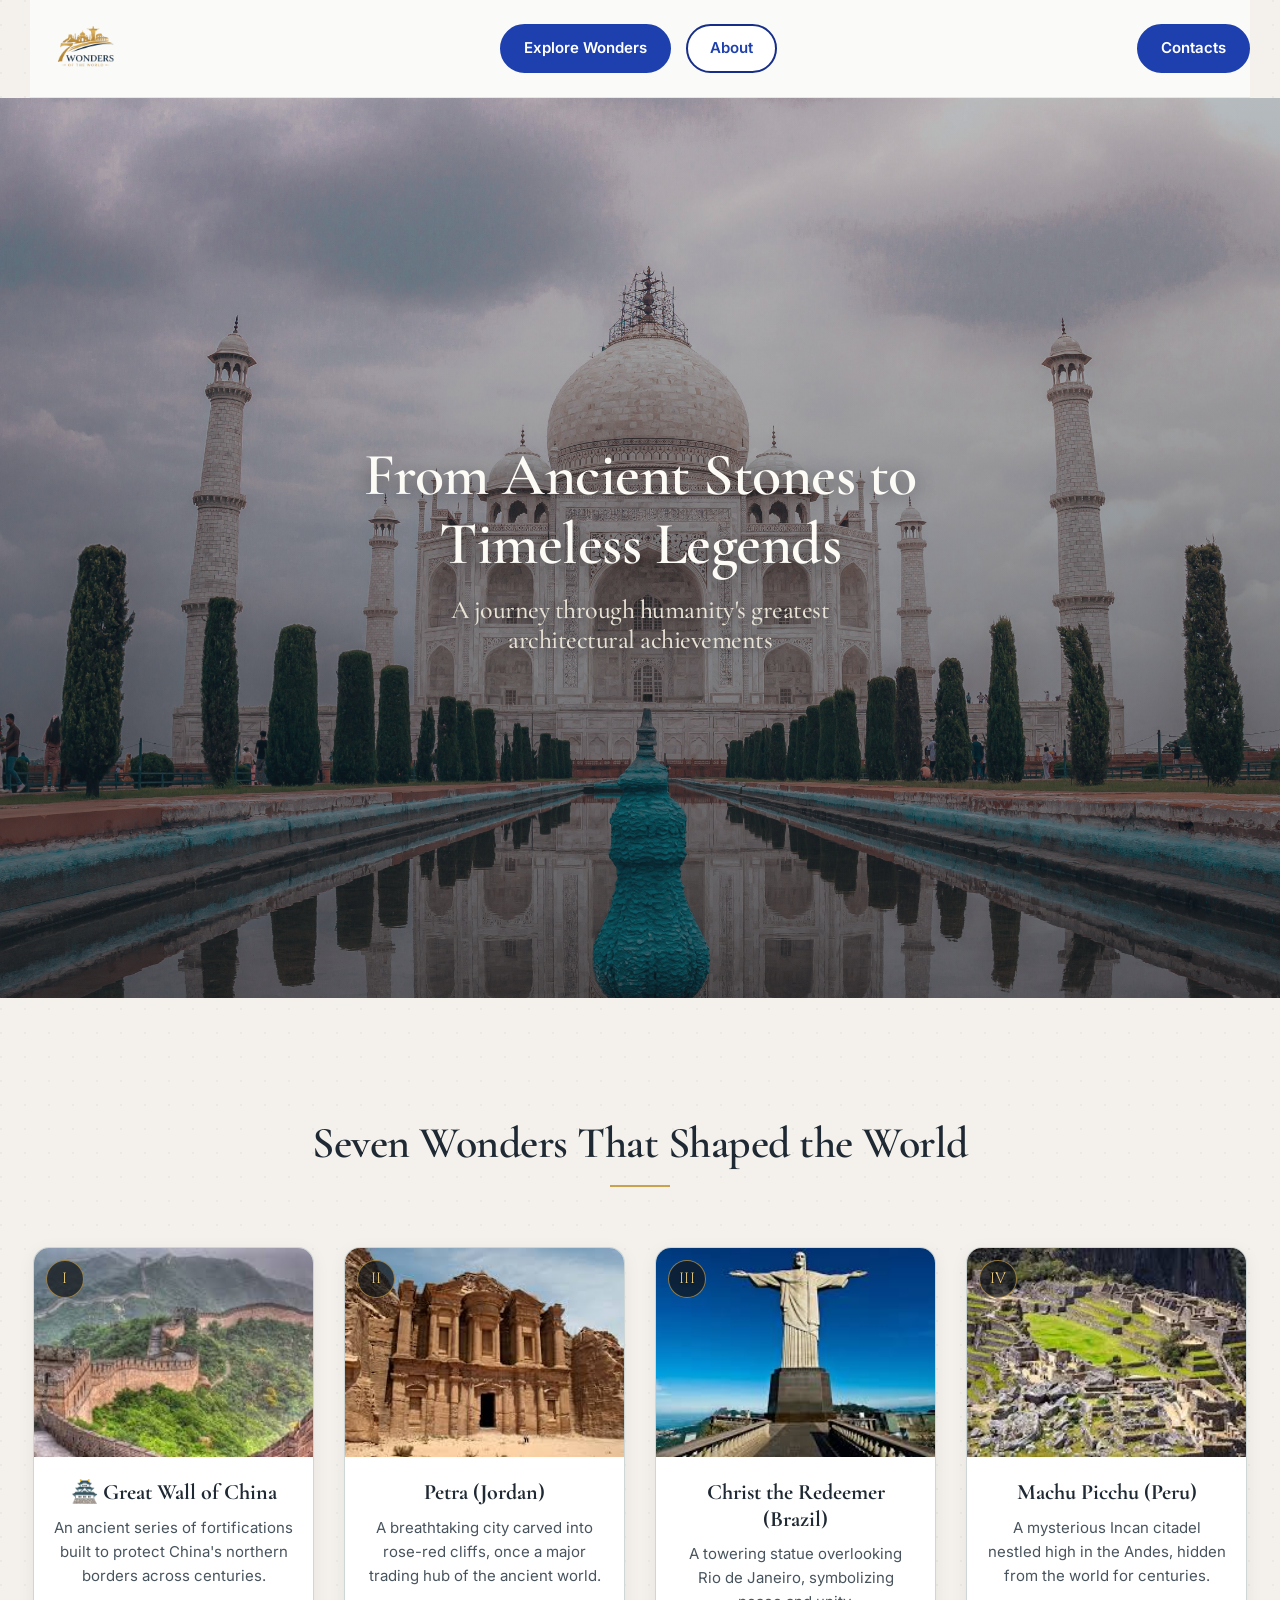
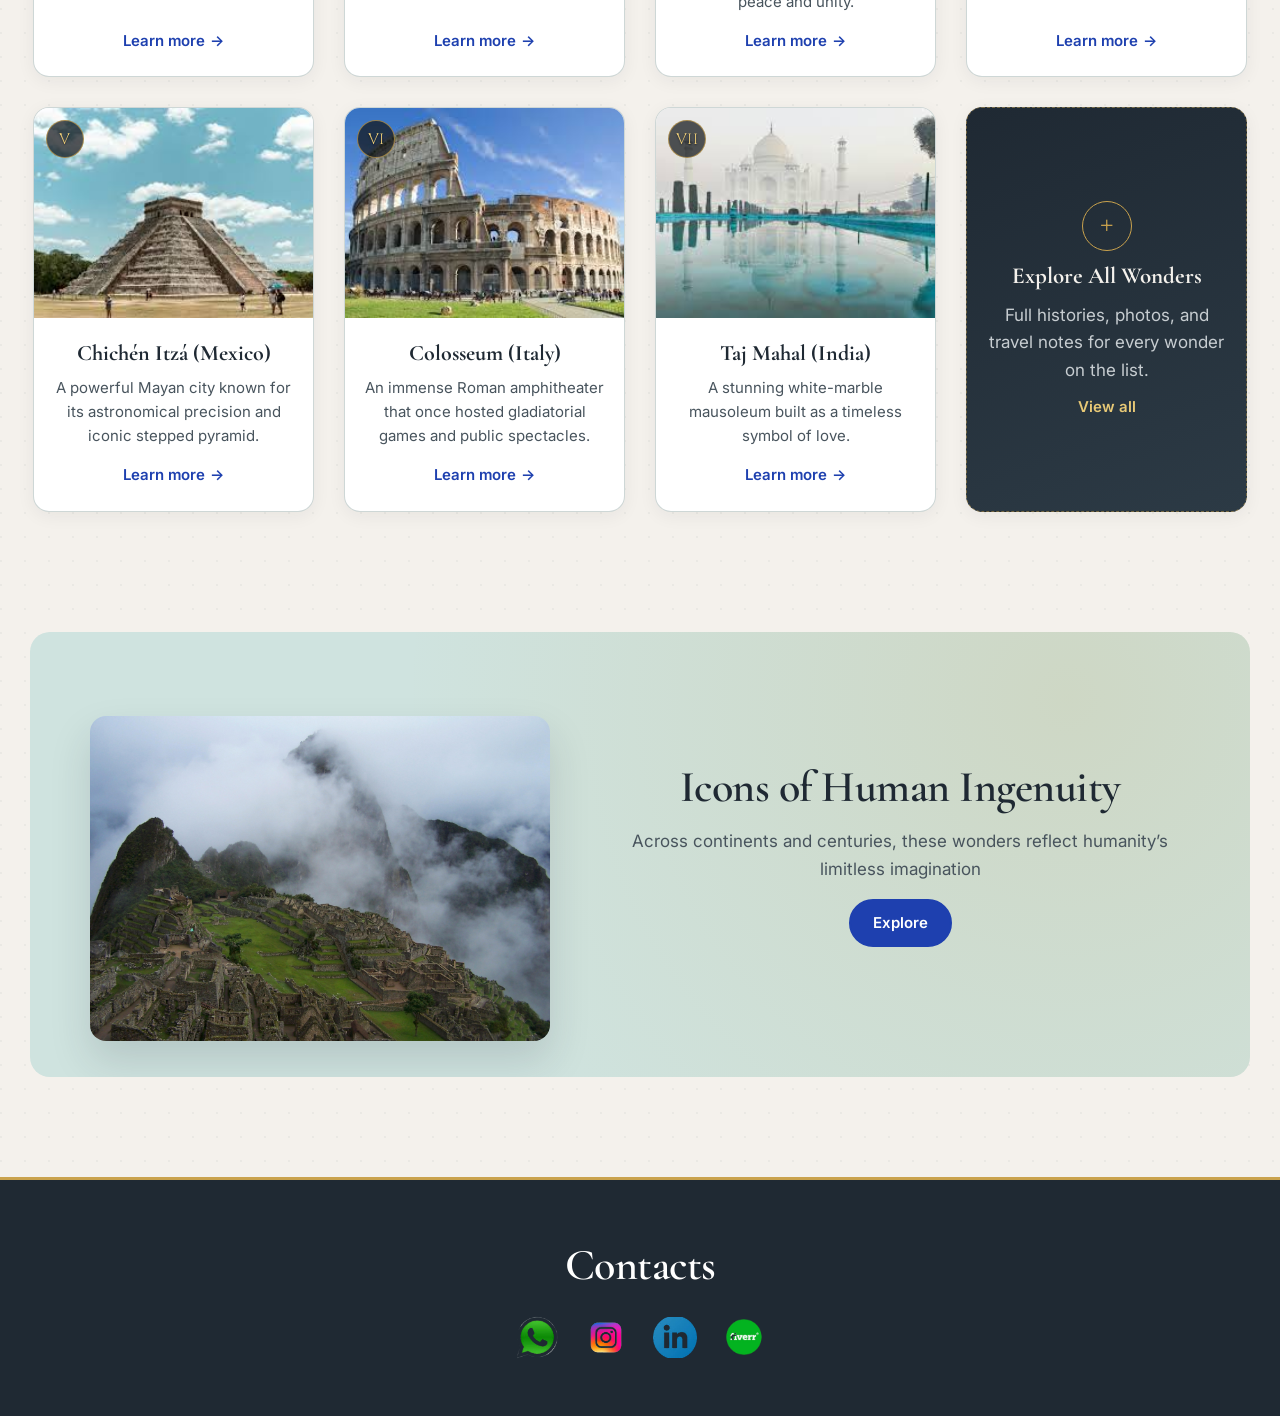
<file: index.html>
<!DOCTYPE html>
<html lang="en">
<head>
    <meta charset="UTF-8">
    <meta http-equiv="X-UA-Compatible" content="IE=edge">
    <meta name="viewport" content="width=device-width, initial-scale=1.0">
    <link rel="icon" type="image/svg" href="Images/logo.svg" >
    <link rel="preconnect" href="https://fonts.googleapis.com">
    <link rel="preconnect" href="https://fonts.gstatic.com" crossorigin>
    <link href="https://fonts.googleapis.com/css2?family=Cinzel:wght@600&family=Cormorant+Garamond:wght@500;600;700&family=Inter:wght@400;500;600&display=swap" rel="stylesheet">
    <link rel="stylesheet" href="style.css">
    <title>7 Wonders of the World</title>
    <script>document.documentElement.classList.add('js-enabled');</script>
</head>
<body>
    <div class="Container">
    <section class="Header-section">
    <nav class="nav-menu">
        <img src="landingpage_images/logo.png" alt="7 Wonders Logo" class="logo">
        <div class="menu-part1 dropdown">
        <a class="btn btn-primary" href="7-wonders.html">Explore Wonders</a>
        <ul class="dropdown-menu">
            <li><a href="7-wonders.html#great-wall">Great Wall</a></li>
            <li><a href="7-wonders.html#petra">Petra</a></li>
            <li><a href="7-wonders.html#christ">Christ the Redeemer</a></li>
            <li><a href="7-wonders.html#machu-pichu">Machu Picchu</a></li>
            <li><a href="7-wonders.html#chichen-itza">Chichén Itzá</a></li>
            <li><a href="7-wonders.html#Colosseum">Colosseum</a></li>
            <li><a href="7-wonders.html#taj-mahal">Taj Mahal</a></li>
          </ul>
        </li>
        <a class="btn btn-secondry" href="about.html">About</a>
    </div>
        <a class="btn btn-primary" href="#contact-section">Contacts</a>
    </nav>
    <div class="Hero-section">
        <h1>From Ancient Stones to Timeless Legends</h1>
        <h3>A journey through humanity's greatest architectural achievements</h3>

    </div>
</section>

<section class="Feature-section">
    <h2 class="feature-heading">Seven Wonders That Shaped the World</h2>
    <div class="grid-container">
        <div class="Wonder-card">
            <div class="card-image-wrap">
                <img class="card-image" src="landingpage_images/wall.jpg" alt="thumbnail">
                <span class="card-numeral">I</span>
            </div>
            <div class="card-body">
                <h4>🏯 Great Wall of China</h4>
                <p>An ancient series of fortifications built to protect China's northern borders across centuries.</p>
                <a href="7-wonders.html#great-wall">Learn more</a>
            </div>
        </div>
        <div class="Wonder-card">
            <div class="card-image-wrap">
                <img class="card-image" src="landingpage_images/petro.jpg" alt="thumbnail">
                <span class="card-numeral">II</span>
            </div>
            <div class="card-body">
                <h4>Petra (Jordan)</h4>
                <p>A breathtaking city carved into rose-red cliffs, once a major trading hub of the ancient world.</p>
                <a href="7-wonders.html#petra">Learn more</a>
            </div>
        </div>
        <div class="Wonder-card">
            <div class="card-image-wrap">
                <img class="card-image" src="landingpage_images/christ.jpg" alt="thumbnail">
                <span class="card-numeral">III</span>
            </div>
            <div class="card-body">
                <h4>Christ the Redeemer (Brazil)</h4>
                <p>A towering statue overlooking Rio de Janeiro, symbolizing peace and unity.</p>
                <a href="7-wonders.html#christ">Learn more</a>
            </div>
        </div>
        <div class="Wonder-card">
            <div class="card-image-wrap">
                <img class="card-image" src="landingpage_images/machu.jpg" alt="thumbnail">
                <span class="card-numeral">IV</span>
            </div>
            <div class="card-body">
                <h4>Machu Picchu (Peru)</h4>
                <p>A mysterious Incan citadel nestled high in the Andes, hidden from the world for centuries.</p>
                <a href="7-wonders.html#machu-pichu">Learn more</a>
            </div>
        </div>
        <div class="Wonder-card">
            <div class="card-image-wrap">
                <img class="card-image" src="landingpage_images/chichen itza.jpg" alt="thumbnail">
                <span class="card-numeral">V</span>
            </div>
            <div class="card-body">
                <h4>Chichén Itzá (Mexico)</h4>
                <p>A powerful Mayan city known for its astronomical precision and iconic stepped pyramid.</p>
                <a href="7-wonders.html#chichen-itza">Learn more</a>
            </div>
        </div>
        <div class="Wonder-card">
            <div class="card-image-wrap">
                <img class="card-image" src="landingpage_images/colossum.jpg" alt="thumbnail">
                <span class="card-numeral">VI</span>
            </div>
            <div class="card-body">
                <h4>Colosseum (Italy)</h4>
                <p>An immense Roman amphitheater that once hosted gladiatorial games and public spectacles.</p>
                <a href="7-wonders.html#Colosseum">Learn more</a>
            </div>
        </div>
        <div class="Wonder-card">
            <div class="card-image-wrap">
                <img class="card-image" src="landingpage_images/taj mahal.jpg" alt="thumbnail">
                <span class="card-numeral">VII</span>
            </div>
            <div class="card-body">
                <h4>Taj Mahal (India)</h4>
                <p>A stunning white-marble mausoleum built as a timeless symbol of love.</p>
                <a href="7-wonders.html#taj-mahal">Learn more</a>
            </div>
        </div>
        <div class="Wonder-card traverse-card">
            <span class="traverse-icon">+</span>
            <h4>Explore All Wonders</h4>
            <p>Full histories, photos, and travel notes for every wonder on the list.</p>
            <a href="7-wonders.html#blogs">View all</a>
        </div>
    </div>
</section>
<section class="CTA-section">
    <div class="CTA-card">
        <img class="cta-img" src="landingpage_images/cta-img.jpg" alt="CTA image">
        <div class="CTA-subcard">
            <h2>Icons of Human Ingenuity</h2>
            <p>Across continents and centuries, these wonders reflect humanity’s limitless imagination</p>
            <a class="btn btn-primary" href="7-wonders.html">Explore</a>
        </div>
    </div>
</section>
<footer id="contact-section">
    <h2>Contacts</h2>
    <ul class="contact-detail">
        <li><a href="https://wa.me/923485941107" target="_blank" ><img class="social-icon" src="landingpage_images/whatsapp.png" alt="icon"/></a></li>
        <li><a href="https://instagram.com/hamadkhan.06" target="_blank"><img class="social-icon" src="landingpage_images/Insta.png" alt="icon"/></a></li>
        <li><a href="https://www.linkedin.com/in/hamad-khan06" target="_blank"><img class="social-icon" src="landingpage_images/In.png" alt="icon" /></a></li>
        <li><a href="https://www.fiverr.com/@hamad_6636" target="_blank"><img class="social-icon" src="landingpage_images/fiver.png" alt="logo"></a></li>
    </ul>

</footer>

</div>
<script src="Script.js"></script>
<script src="http://localhost:8000/widget.js?id=47ae824d-45b9-4651-93ec-bcdcd6650edc&v=1"></script>
</body>
</html>
</file>
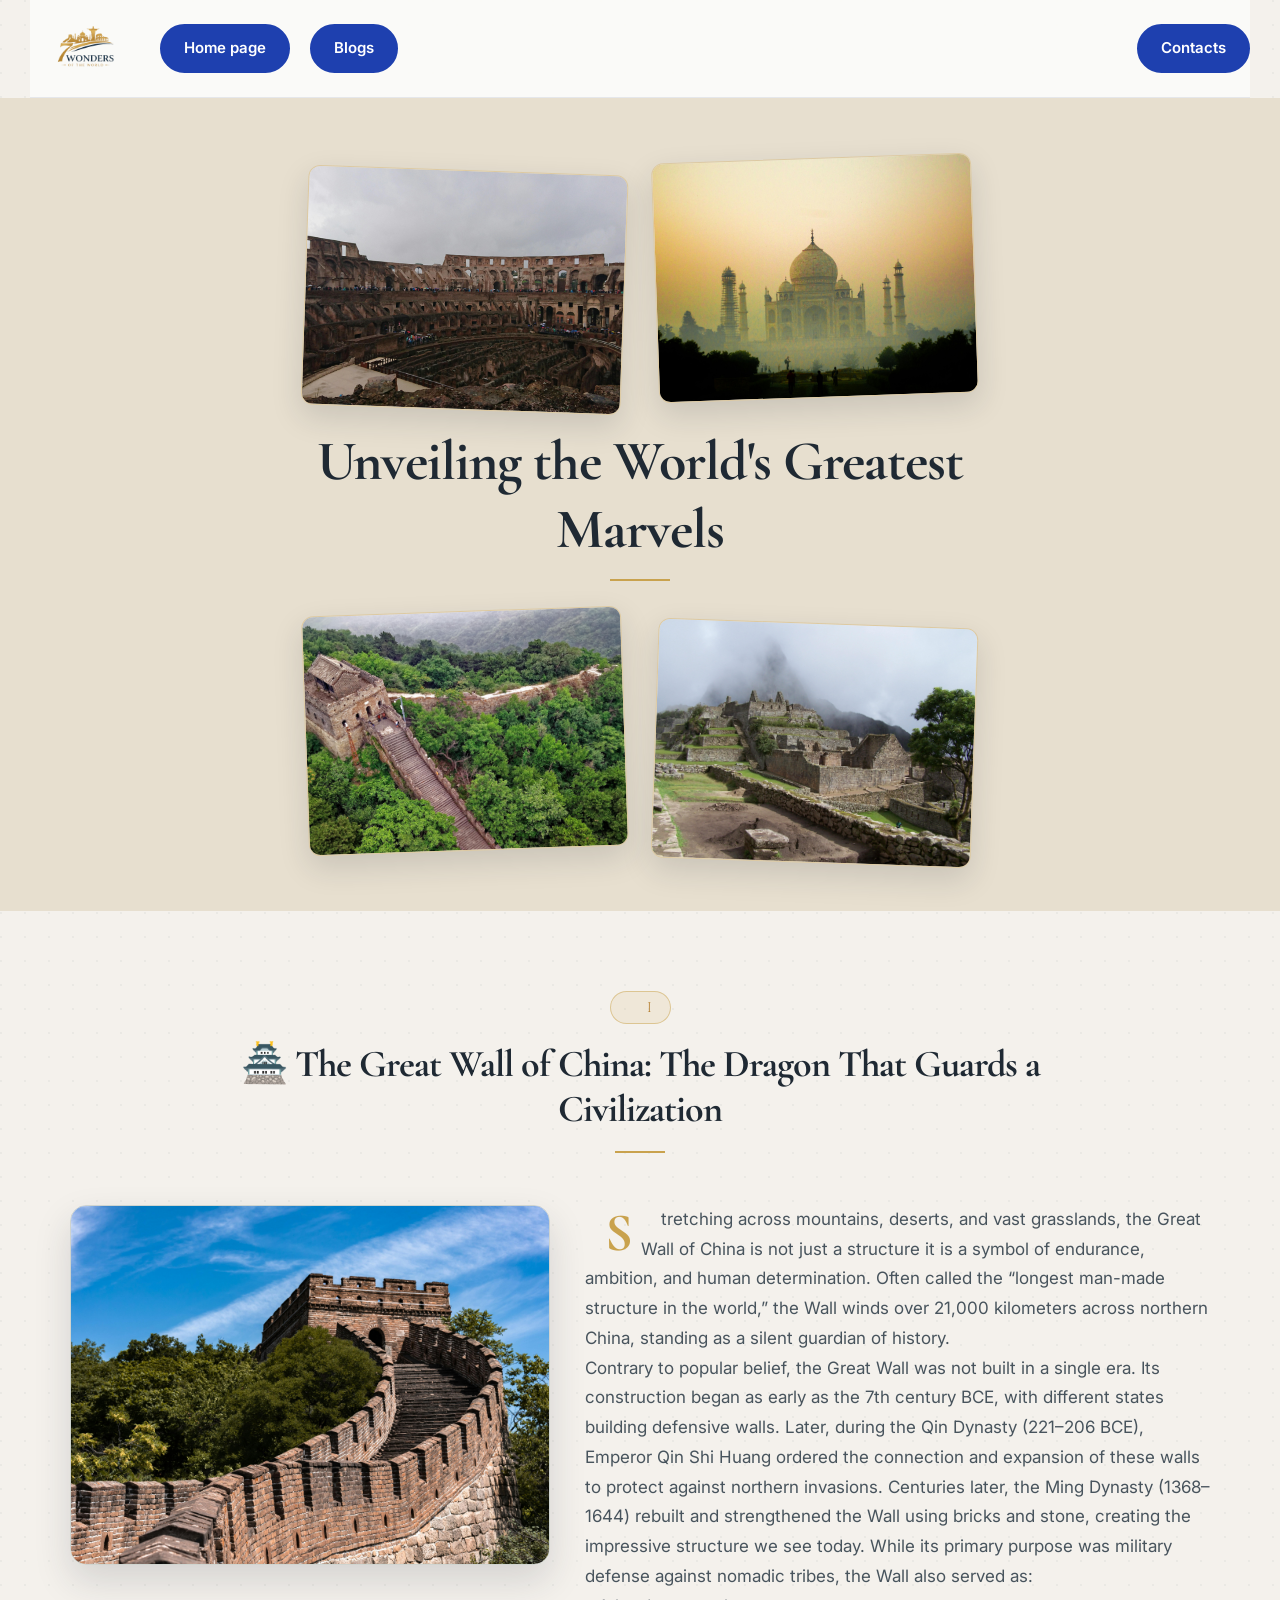
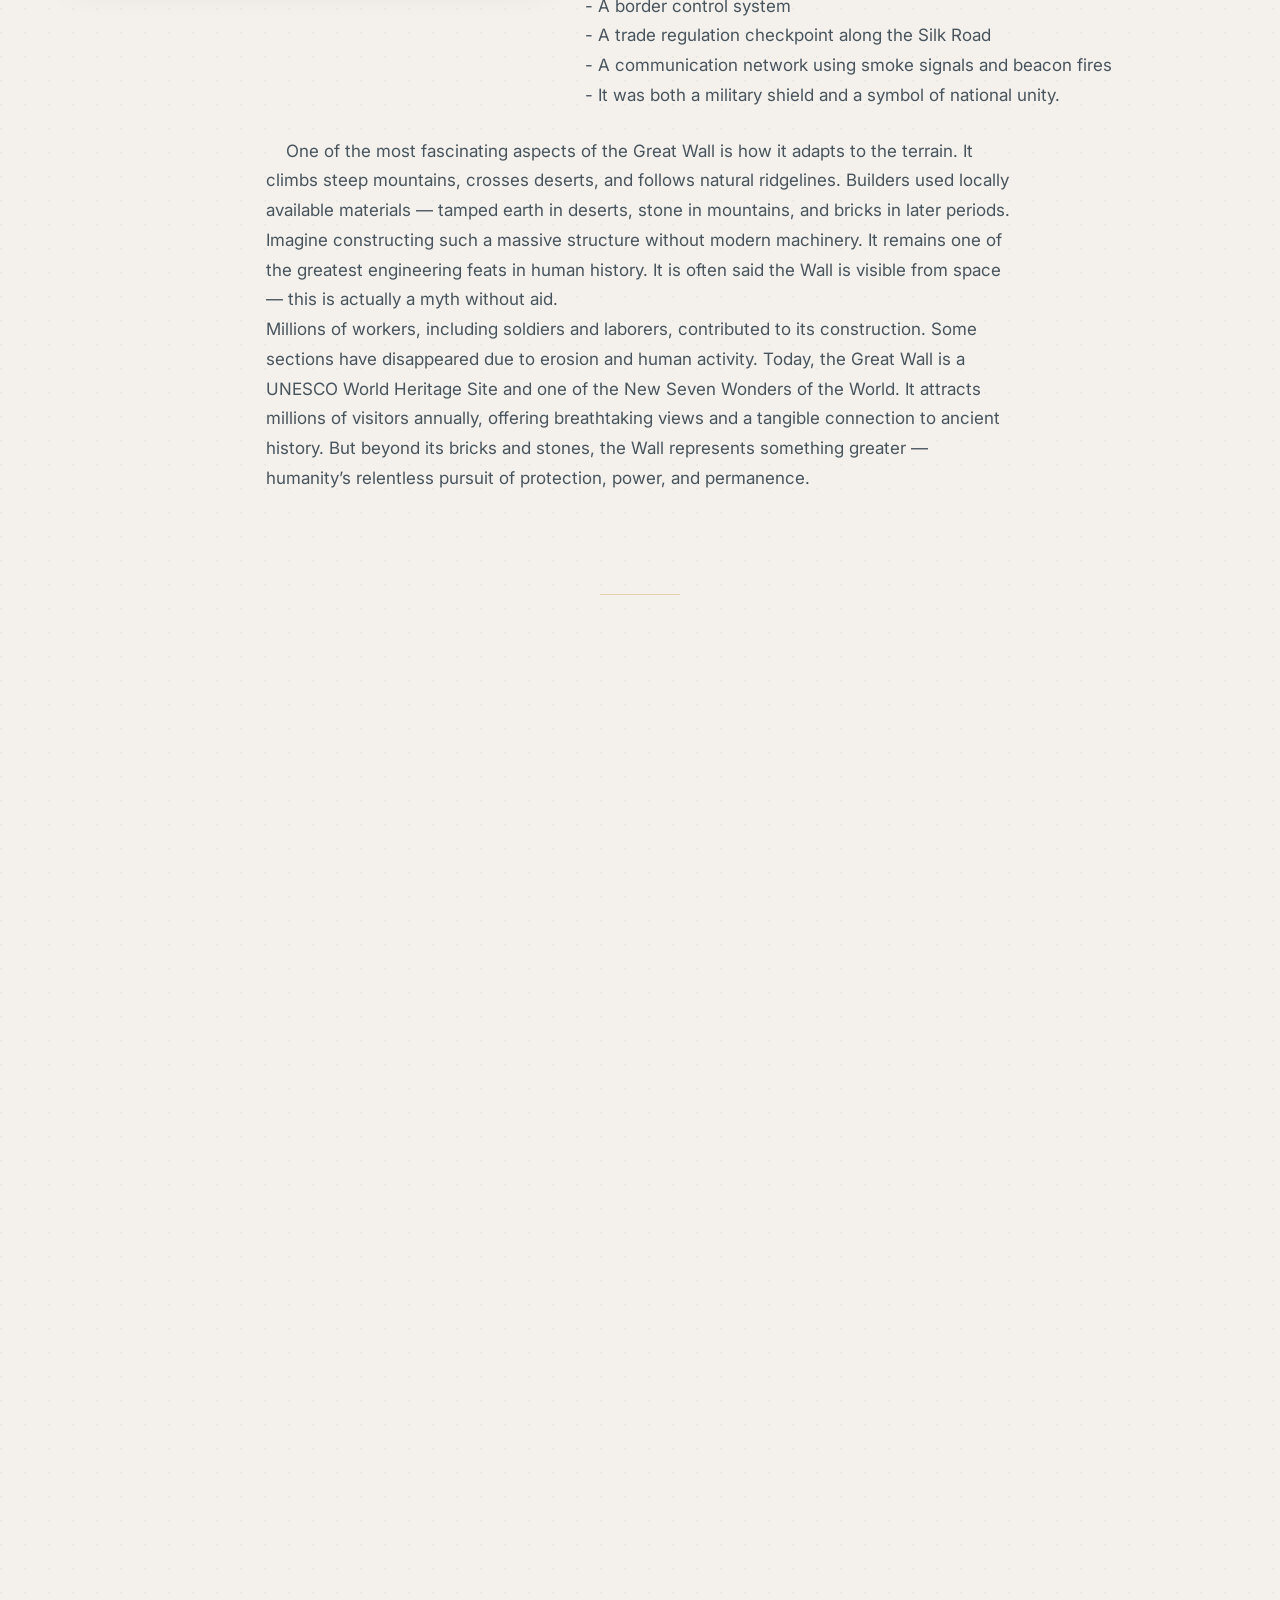
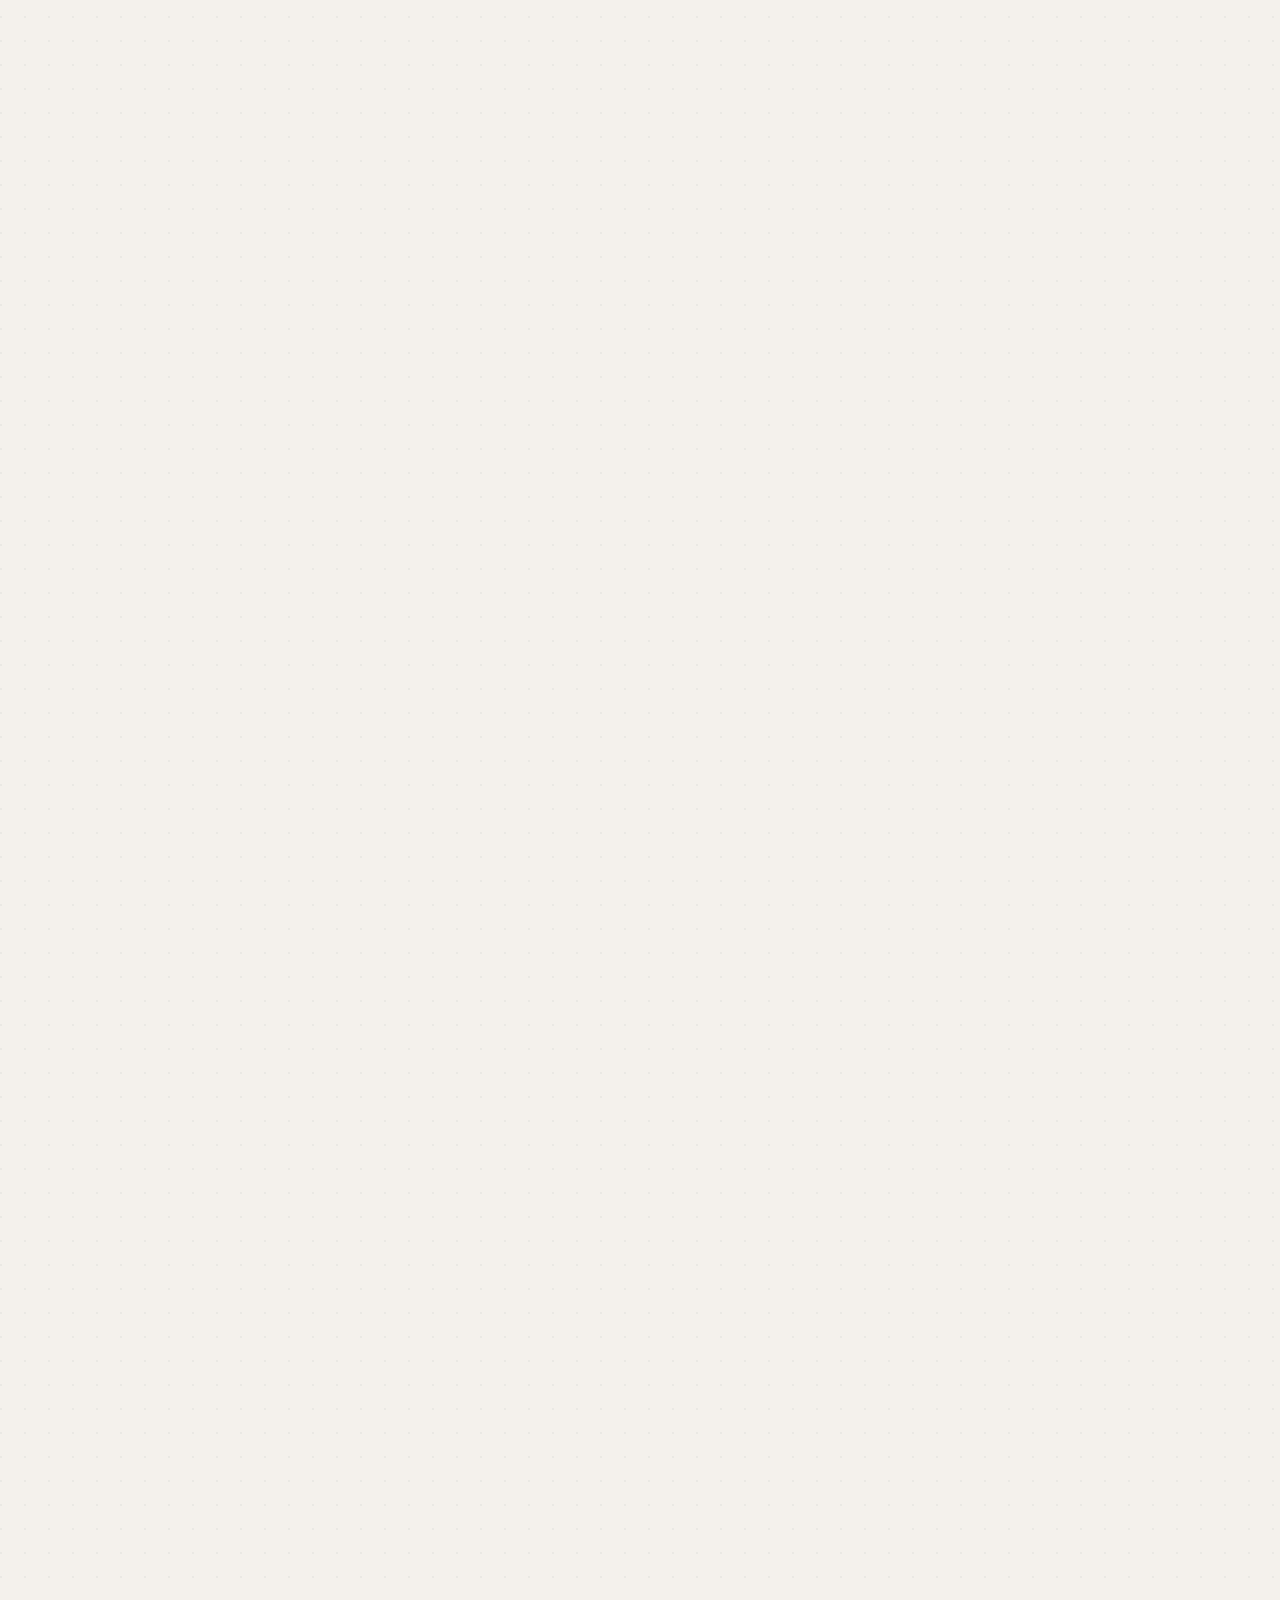
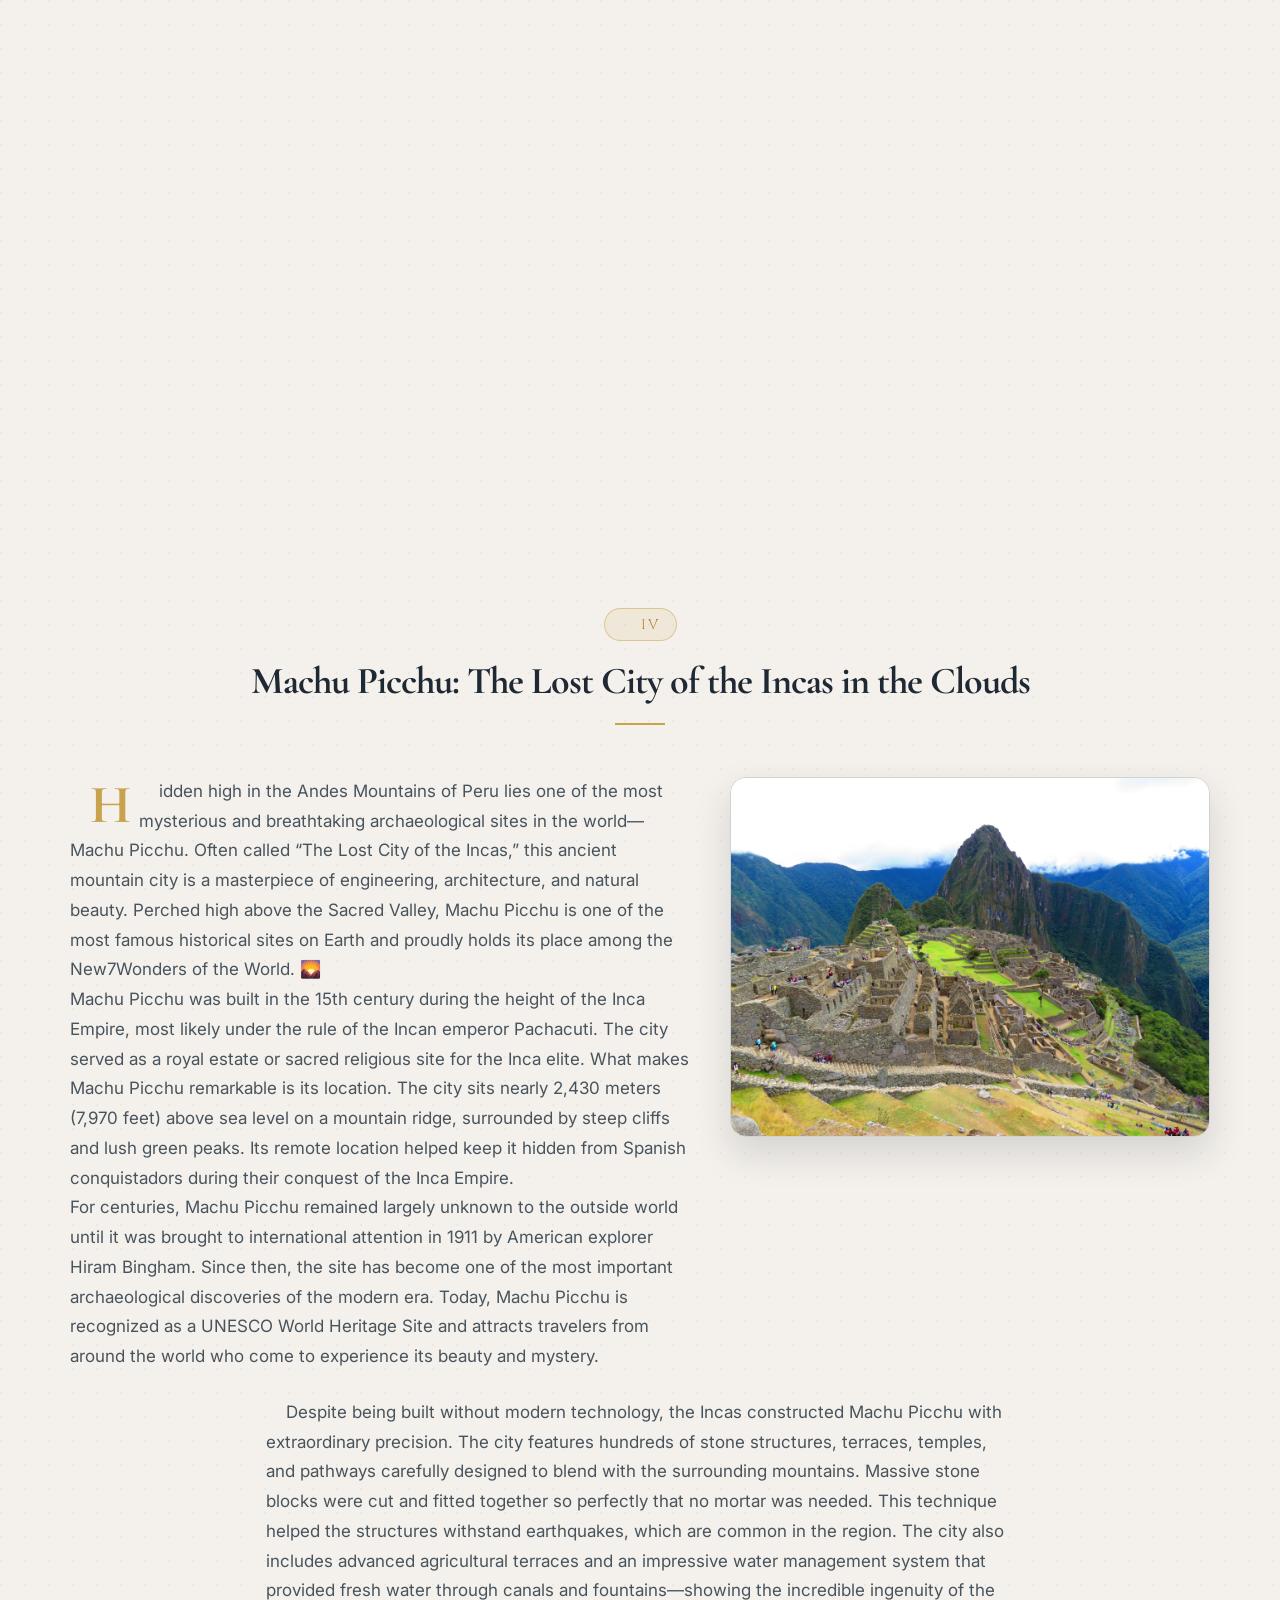
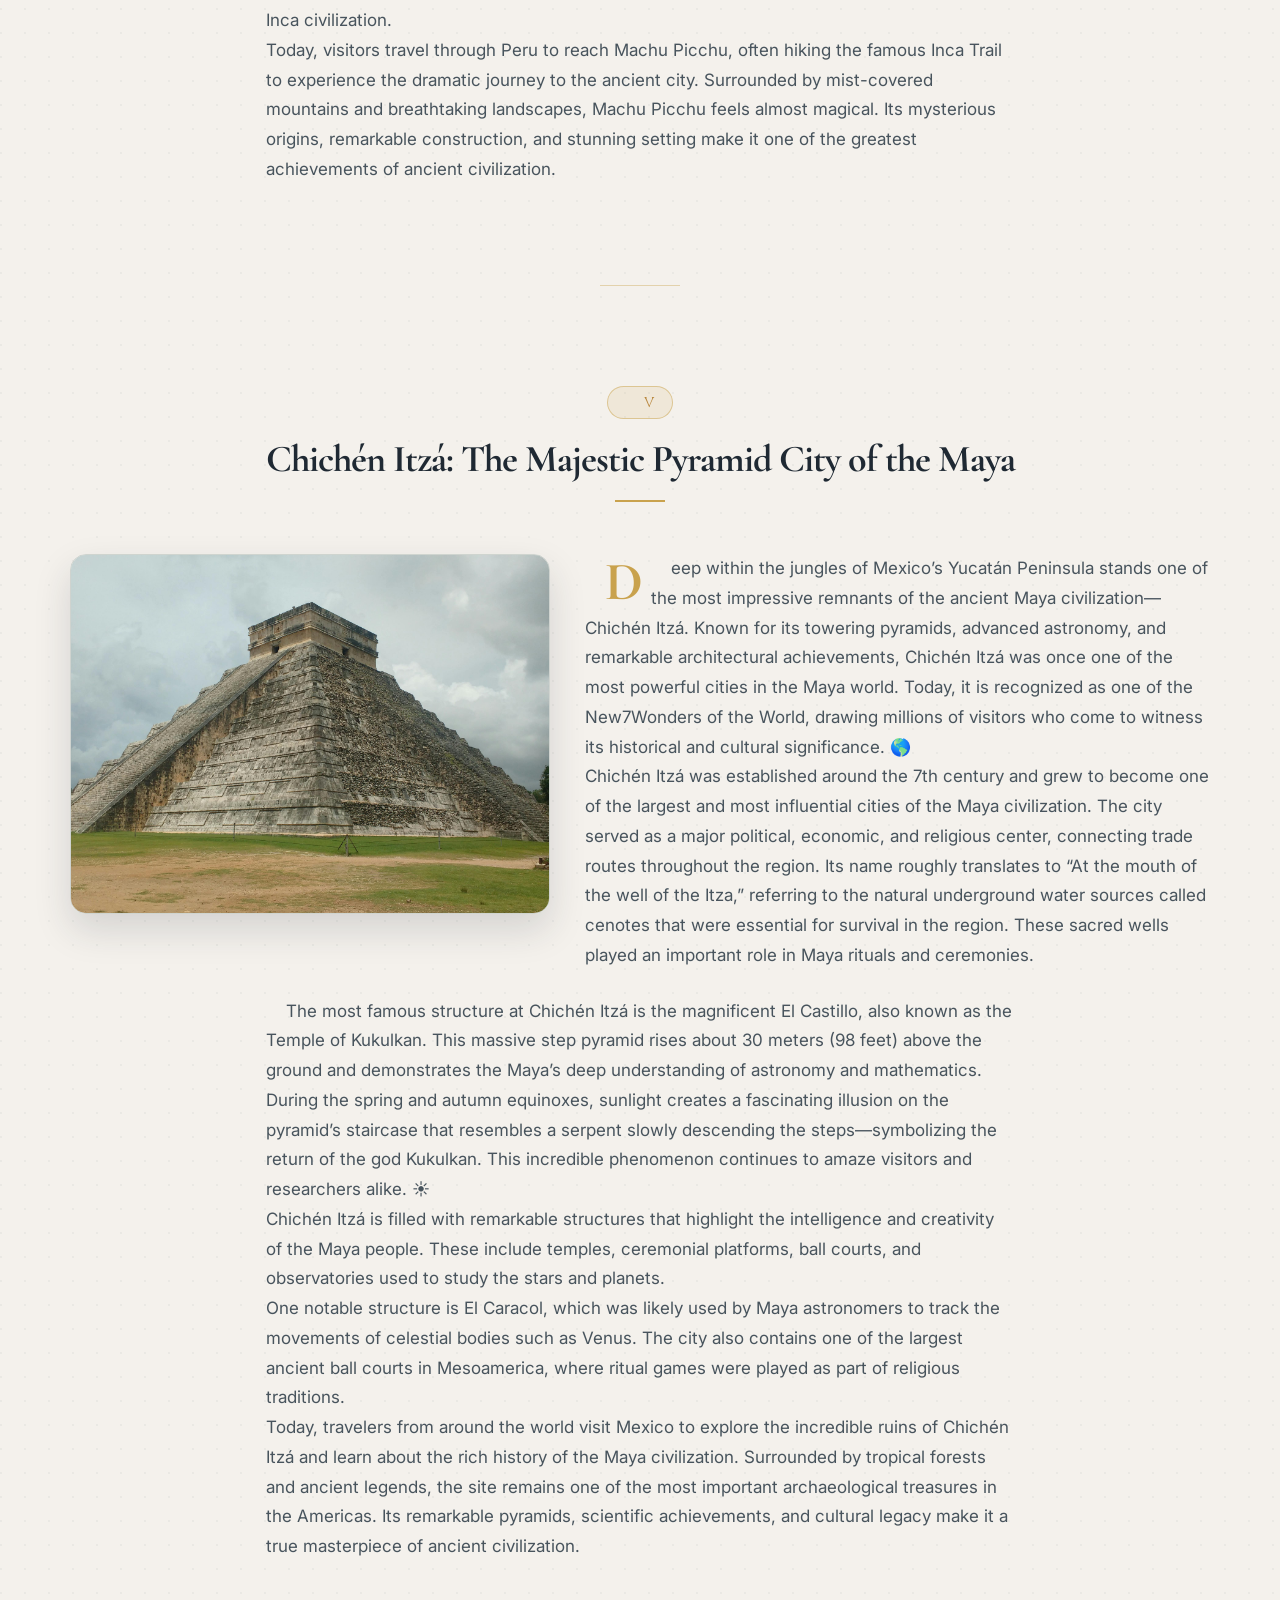
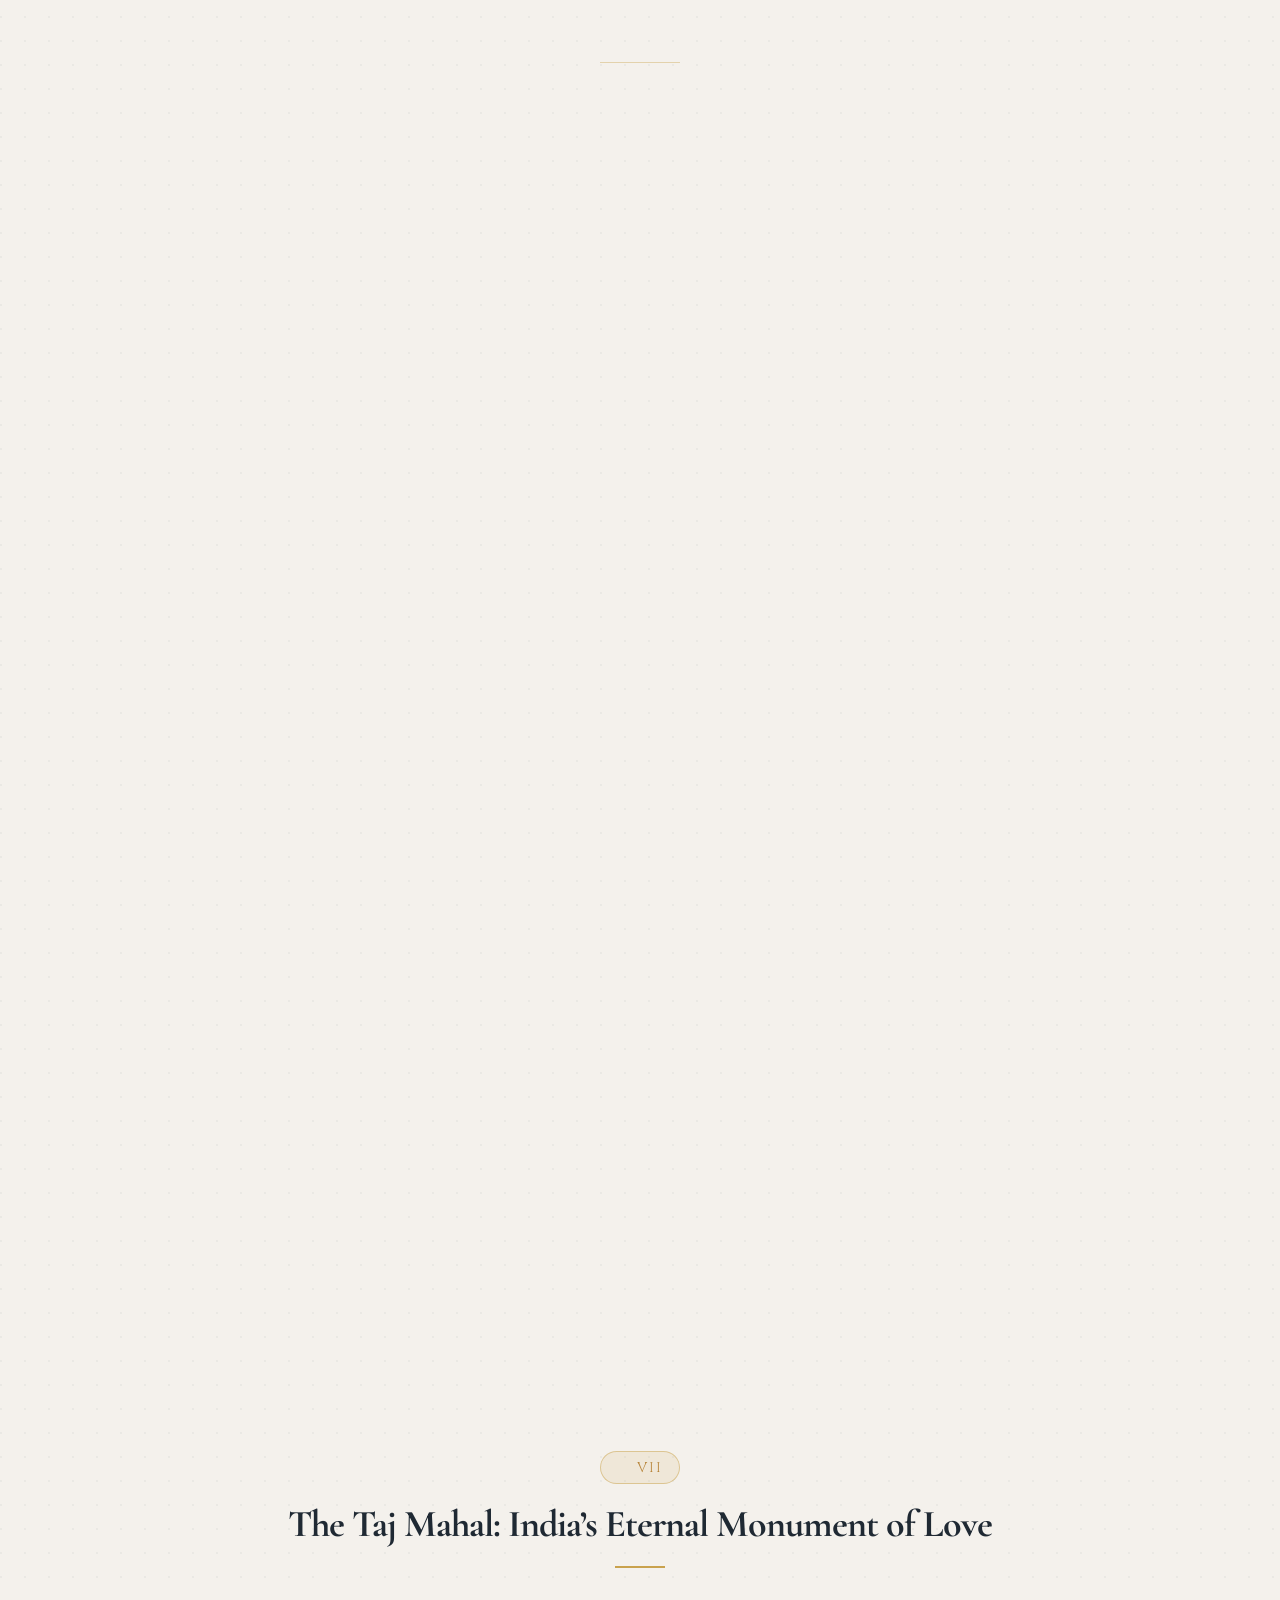
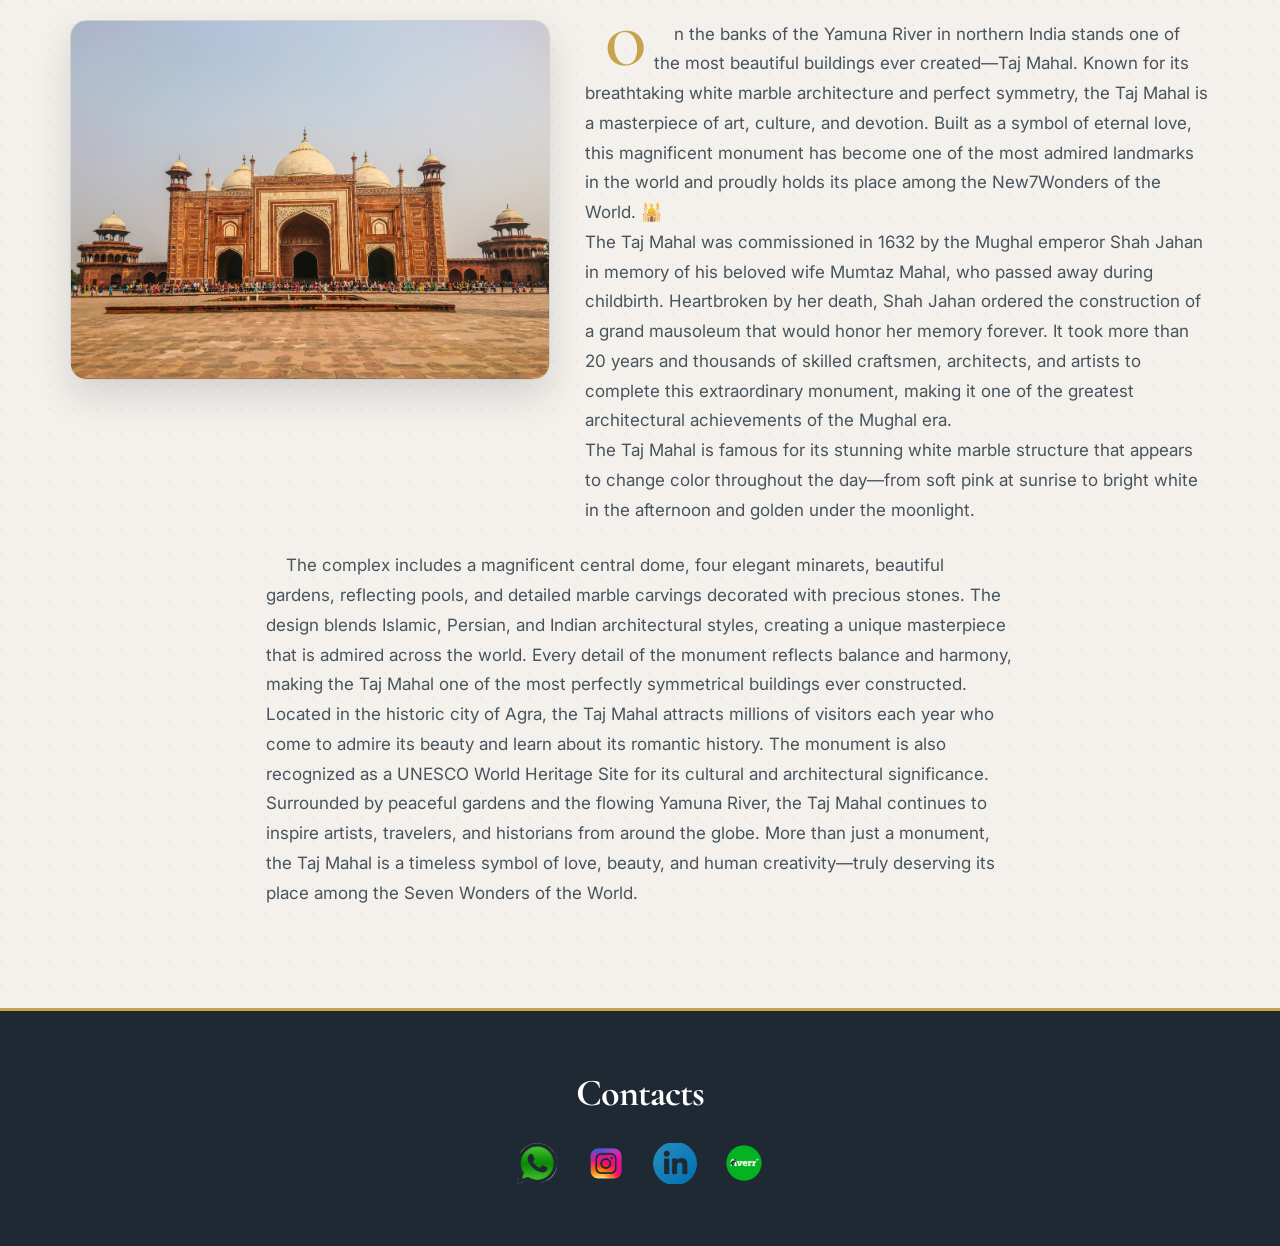
<file: 7-wonders.html>
<!DOCTYPE html>
<html lang="en">
<head>
    <meta charset="UTF-8">
    <meta http-equiv="X-UA-Compatible" content="IE=edge">
    <meta name="viewport" content="width=device-width, initial-scale=1.0">
    <link rel="icon" type="image/svg" href="Images/logo.svg">
    <link rel="preconnect" href="https://fonts.googleapis.com">
    <link rel="preconnect" href="https://fonts.gstatic.com" crossorigin>
    <link href="https://fonts.googleapis.com/css2?family=Cinzel:wght@600&family=Cormorant+Garamond:wght@500;600;700&family=Inter:wght@400;500;600&display=swap" rel="stylesheet">
    <link rel="stylesheet" href="wonders_style.css">
    <title>7 Wonders of the World</title>
    <script>document.documentElement.classList.add('js-enabled');</script>
</head>
<body>
    <div id="scroll-progress"></div>
    <div class="Container">
    <section class="header-section">
    <nav class="nav-menu">
        <div class="nav-part1">
        <img src="Images/logo.png" alt="7 Wonders Logo" class="logo">
        <a class="btn btn-primary" href="index.html">Home page</a>
        <a class="btn btn-primary" href="#blogs">Blogs</a>
    </div>
        <a class="btn btn-primary" href="#contact-section" >Contacts</a>
    </nav>

    <div class="Hero-section">
        <div class="Hero-flexcard">
        <img src="Images/Hero-img1.jpg" alt="Hero-img" class="Hero-section-img">
        <img src="Images/Hero-img3.jpg" alt="Hero-img" class="Hero-section-img">
    </div>
        <h1>Unveiling the World's Greatest Marvels</h1>
        <div class="Hero-flexcard">
        <img src="Images/Hero-ig4.jpg" alt="Hero-img" class="Hero-section-img">
        <img src="Images/Hero-img5.jpg" alt="Hero-img" class="Hero-section-img">
    </div>
        
    </div>
</section>

<section id="blogs" class="Blog-section">

    <div id="great-wall" class="Blog-card">
        <span class="blog-numeral">I</span>
        <h2>🏯 The Great Wall of China: The Dragon That Guards a Civilization</h2>
        <div class="Blog-sub-card">
        <img class="Blog-card-img" src="Images/great-wall.jpg" alt="great-wall">
        <p>Stretching across mountains, deserts, and vast grasslands, the Great Wall of China is not just a structure
             it is a symbol of endurance, ambition, and human determination. Often called the “longest man-made structure
             in the world,” the Wall winds over 21,000 kilometers across northern China, standing as a silent guardian of
             history.<br>
             Contrary to popular belief, the Great Wall was not built in a single era. Its construction began as early as the 7th century BCE, 
             with different states building defensive walls. Later, during the Qin Dynasty (221–206 BCE), Emperor Qin Shi Huang ordered the connection
             and expansion of these walls to protect against northern invasions. Centuries later, the Ming Dynasty (1368–1644) rebuilt and strengthened
             the Wall using bricks and stone, creating the impressive structure we see today.
             While its primary purpose was military defense against nomadic tribes, the Wall also served as:<br>
            - A border control system<br>
            - A trade regulation checkpoint along the Silk Road<br>
            - A communication network using smoke signals and beacon fires<br>
            - It was both a military shield and a symbol of national unity.<br>
            </p>
        </div>
            <p>
         One of the most fascinating aspects of the Great Wall is how it adapts to the terrain. It climbs steep mountains, crosses deserts, and follows
    natural ridgelines. Builders used locally available materials — tamped earth in deserts, stone in mountains, and bricks in later periods.
    Imagine constructing such a massive structure without modern machinery. It remains one of the greatest engineering feats in human history.
    It is often said the Wall is visible from space — this is actually a myth without aid.<br>
    Millions of workers, including soldiers and laborers, contributed to its construction. Some sections have disappeared due to erosion and human activity.
    Today, the Great Wall is a UNESCO World Heritage Site and one of the New Seven Wonders of the World. It attracts millions of visitors annually, offering 
    breathtaking views and a tangible connection to ancient history. But beyond its bricks and stones, the Wall represents something greater — humanity’s relentless pursuit of protection, power, and permanence.<br>
        </p>
    </div>

    <div id="petra" class="Blog-card">
        <span class="blog-numeral">II</span>
        <h2>Petra: The Rose-Red City Carved in Stone – A Timeless Wonder of the World</h2>
        <div class="Blog-sub-card">
        <img class="Blog-card-img" src="Images/Petra.jpg" alt="petra">
        <p>Hidden among the rugged desert mountains of southern Jordan lies one of the most breathtaking archaeological treasures ever discovered—Petra, often called
             “The Rose-Red City.” With its magnificent temples carved directly into towering sandstone cliffs, Petra stands as a powerful reminder of the creativity,
              engineering skill, and culture of an ancient civilization that thrived more than 2,000 years ago. Today, it proudly holds its place as one of the New
               Seven Wonders of the World, attracting millions of travelers and history lovers from around the globe. 🏜️<br>
               Petra was once the flourishing capital of the Nabataean Kingdom, an Arab civilization known for its advanced trade networks and impressive water-management systems. 
               Located along major trade routes connecting Arabia, Egypt, and the Mediterranean, Petra became a wealthy and vibrant city where merchants traded spices, silk, incense,
             and precious goods.<br>
               However, after centuries of prosperity, the city gradually declined due to earthquakes, shifting trade routes, and the rise of the Roman Empire. Eventually, Petra was 
               largely abandoned and faded from world history until it was rediscovered in 1812 by Swiss explorer Johann Ludwig Burckhardt.
            </p>
    </div>
    <p>
        One of the most magical experiences in Petra is the approach to the city through the Siq, a narrow, winding canyon nearly 1.2 kilometers long. Towering rock walls rise over 80
         meters high, creating a dramatic pathway that builds anticipation with every step.
        As visitors walk through this natural corridor, the canyon suddenly opens to reveal Petra’s most iconic monument—the Treasury (Al-Khazneh). The moment its intricate façade appears
         between the cliffs is unforgettable, making it one of the most photographed sights in the world. 📸<br>
         Petra is far more than just the Treasury. The ancient city is filled with incredible structures carved directly into the sandstone cliffs, including:
            <br>
        > The Monastery (Ad-Deir) – A massive monument even larger than the Treasury.<br>
        > The Royal Tombs – Elaborate burial sites built for Nabataean rulers.<br>
        > The Roman Theater – A grand amphitheater that could seat thousands of spectators.<br>
        > Ancient temples, streets, and markets that reveal the city’s former prosperity.<br>
What makes Petra truly unique is the way its architecture blends natural rock formations with human craftsmanship, creating a city that feels both ancient and timeless.
        <br>Beyond its beauty, Petra was also a remarkable engineering achievement. The Nabataeans developed an advanced water collection and storage system, including
         channels, dams, and underground cisterns. This allowed the city to survive in the harsh desert climate and support a large population despite limited rainfall.
        Their ingenuity turned Petra into a thriving oasis in the middle of the desert.
        <br>Today, Petra is one of the most visited destinations in the Middle East and a UNESCO World Heritage Site. Travelers from around the world come to explore 
        its vast ruins, hike its mountain trails, and witness its magical glow at sunset when the sandstone cliffs turn deep shades of red and gold. 🌄
        Visitors can also experience Petra by Night, where hundreds of candles illuminate the path to the Treasury, creating a peaceful and unforgettable atmosphere 
        beneath the desert stars.
        <br>Petra’s beauty lies not only in its grand monuments but also in the story it tells—a story of innovation, trade, culture, and resilience. Carved into the
         desert cliffs by a civilization long gone, the city remains one of humanity’s most extraordinary achievements.
        From its mysterious past to its stunning architecture, Petra continues to inspire awe and curiosity in everyone who visits. It is more than just a historical site—it is a symbol 
        of the creativity and ambition that define human civilization.
    </p>
    </div>


    <div id="christ" class="Blog-card">
        <span class="blog-numeral">III</span>
        <h2>Christ the Redeemer: The Iconic Guardian of Rio de Janeiro</h2>
        <div class="Blog-sub-card">
        <img class="Blog-card-img" src="Images/christ-the-redeemer.jpg" alt="christ">
        <p>
            Standing high above the vibrant city of Rio de Janeiro, Christ the Redeemer is one of the most recognizable monuments in the world. With its arms outstretched over the city,
             this magnificent statue symbolizes peace, faith, and welcome. Towering above the landscape, it has become not only a national symbol of Brazil but also one of the New7Wonders
             of the World.<br>
             The statue stands on the peak of Mount Corcovado, overlooking the stunning coastline and bustling streets of Rio de Janeiro. Completed in 1931, the statue reaches about 30 meters
             (98 feet) in height, with an additional pedestal that lifts it even higher above the city. Its massive arms stretch 28 meters wide, creating the impression that it is embracing the
             entire city below. 🌎<br>
             The idea for Christ the Redeemer was proposed in the early 20th century as a symbol of Christianity and hope for Brazil. Designed by Brazilian engineer Heitor da Silva Costa and 
             sculpted by French artist Paul Landowski, the statue was built using reinforced concrete and covered with thousands of small soapstone tiles.
             The monument quickly became a powerful cultural and religious symbol, representing faith, protection, and unity for the people of Brazil.<br>
                </p>
    </div>
    <p>
        Today, Christ the Redeemer is visited by millions of tourists every year who travel up the mountain by train or road to witness the breathtaking panoramic views of Rio. From the top,
        visitors can see famous landmarks like Sugarloaf Mountain, the sparkling beaches, and the vast Atlantic Ocean. 🌅 <br>
        More than just a statue, Christ the Redeemer represents the spirit of welcome and peace. Its striking location, impressive engineering, and deep cultural meaning make it one of the most
        admired monuments on Earth. With its arms forever open above Rio, Christ the Redeemer stands as a timeless symbol of faith, hope, and humanity—truly deserving its place among the Seven Wonders of the World. ✨
    </p>
    </div>


    <div id="machu-pichu" class="Blog-card">
        <span class="blog-numeral">IV</span>
        <h2>Machu Picchu: The Lost City of the Incas in the Clouds</h2>
        <div class="Blog-sub-card">
        <img class="Blog-card-img" src="Images/machu-pichu.jpg" alt="machu">
        <p>Hidden high in the Andes Mountains of Peru lies one of the most mysterious and breathtaking archaeological sites in the world—Machu Picchu. Often called “The Lost City of the Incas,” this ancient mountain city
         is a masterpiece of engineering, architecture, and natural beauty. Perched high above the Sacred Valley, Machu Picchu is one of the most famous historical sites on Earth and proudly holds its place among the 
         New7Wonders of the World. 🌄<br>
         Machu Picchu was built in the 15th century during the height of the Inca Empire, most likely under the rule of the Incan emperor Pachacuti. The city served as a royal estate or sacred religious site for the Inca elite.
         What makes Machu Picchu remarkable is its location. The city sits nearly 2,430 meters (7,970 feet) above sea level on a mountain ridge, surrounded by steep cliffs and lush green peaks. Its remote location helped keep 
         it hidden from Spanish conquistadors during their conquest of the Inca Empire.<br>
         For centuries, Machu Picchu remained largely unknown to the outside world until it was brought to international attention in 1911 by American explorer Hiram Bingham. Since then, the site has become one of the most 
         important archaeological discoveries of the modern era.
         Today, Machu Picchu is recognized as a UNESCO World Heritage Site and attracts travelers from around the world who come to experience its beauty and mystery.<br>
        </p>
    </div>
        <p>
            Despite being built without modern technology, the Incas constructed Machu Picchu with extraordinary precision. The city features hundreds of stone structures, terraces, temples, and pathways carefully designed to
             blend with the surrounding mountains.
            Massive stone blocks were cut and fitted together so perfectly that no mortar was needed. This technique helped the structures withstand earthquakes, which are common in the region.
            The city also includes advanced agricultural terraces and an impressive water management system that provided fresh water through canals and fountains—showing the incredible ingenuity of the Inca civilization.<br>
            Today, visitors travel through Peru to reach Machu Picchu, often hiking the famous Inca Trail to experience the dramatic journey to the ancient city.
            Surrounded by mist-covered mountains and breathtaking landscapes, Machu Picchu feels almost magical. Its mysterious origins, remarkable construction, and stunning setting make it one of the greatest achievements of ancient civilization.
        </p>
    </div>  


    <div id="chichen-itza" class="Blog-card">
        <span class="blog-numeral">V</span>
        <h2>Chichén Itzá: The Majestic Pyramid City of the Maya</h2>
        <div class="Blog-sub-card">
        <img class="Blog-card-img" src="Images/chichen-Itza.jpg" alt="chichen">
        <p>
            Deep within the jungles of Mexico’s Yucatán Peninsula stands one of the most impressive remnants of the ancient Maya civilization—Chichén Itzá. Known for its towering pyramids, advanced astronomy, and remarkable architectural achievements,
         Chichén Itzá was once one of the most powerful cities in the Maya world. Today, it is recognized as one of the New7Wonders of the World, drawing millions of visitors who come to witness its historical and cultural significance. 🌎<br>
         Chichén Itzá was established around the 7th century and grew to become one of the largest and most influential cities of the Maya civilization. The city served as a major political, economic, and religious center, connecting trade routes throughout the region.
         Its name roughly translates to “At the mouth of the well of the Itza,” referring to the natural underground water sources called cenotes that were essential for survival in the region. These sacred wells played an important role in Maya rituals and ceremonies.<br>
        </p>
    </div>
    <p>
     The most famous structure at Chichén Itzá is the magnificent El Castillo, also known as the Temple of Kukulkan. This massive step pyramid rises about 30 meters (98 feet) above the ground and demonstrates the Maya’s deep understanding of
     astronomy and mathematics. During the spring and autumn equinoxes, sunlight creates a fascinating illusion on the pyramid’s staircase that resembles a serpent slowly descending the steps—symbolizing the return of the god Kukulkan. This
     incredible phenomenon continues to amaze visitors and researchers alike. ☀️<br>
    Chichén Itzá is filled with remarkable structures that highlight the intelligence and creativity of the Maya people. These include temples, ceremonial platforms, ball courts, and observatories used to study the stars and planets.<br>
    One notable structure is El Caracol, which was likely used by Maya astronomers to track the movements of celestial bodies such as Venus. The city also contains one of the largest ancient ball courts in Mesoamerica, where ritual
    games were played as part of religious traditions.<br>
    Today, travelers from around the world visit Mexico to explore the incredible ruins of Chichén Itzá and learn about the rich history of the Maya civilization.
    Surrounded by tropical forests and ancient legends, the site remains one of the most important archaeological treasures in the Americas. Its remarkable pyramids,
     scientific achievements, and cultural legacy make it a true masterpiece of ancient civilization.
    </p>
    </div>  


    <div id="Colosseum" class="Blog-card">
        <span class="blog-numeral">VI</span>
        <h2>The Colosseum: Rome’s Legendary Arena of Gladiators</h2>
        <div class="Blog-sub-card">
        <img class="Blog-card-img" src="Images/Collosuem.jpg" alt="Colossuem">
        <p>
            In the heart of ancient Rome stands one of the most iconic monuments of the Roman world—Colosseum. This massive stone arena, famous for
            its gladiator battles and grand spectacles, represents the power, engineering brilliance, and culture of the Roman Empire. Built nearly
            two thousand years ago, the Colosseum remains one of the most impressive architectural achievements in history and is proudly recognized
             as one of the New 7 Wonders of the World. 🏛️<br>
             The Colosseum is best known for hosting dramatic gladiator battles, where trained fighters competed against each other in combat. These
              warriors, known as Roman gladiators, fought bravely before cheering crowds in contests that were both dangerous and thrilling.<br>
            In addition to gladiator fights, the arena also hosted animal hunts, mock naval battles, and public spectacles designed to entertain 
            the masses. Beneath the arena floor was a complex underground system called the Hypogeum, where animals, fighters, and stage equipment
             were prepared before appearing dramatically in the arena.<br>
        </p>
    </div>
    <p>
        The Colosseum was a masterpiece of Roman engineering. Built using stone, concrete, and a system of arches, the structure was designed to support
        massive crowds while allowing people to enter and exit quickly through dozens of passageways.
        Its advanced design included seating arranged according to social class, shaded areas to protect spectators from the sun, and carefully planned 
        corridors that controlled the movement of thousands of visitors.<br>
        Even after centuries of earthquakes and damage, much of the Colosseum still stands today, proving the durability and brilliance of Roman architecture.<br>
        Today, the Colosseum is one of the most visited historical landmarks in Rome and a powerful symbol of the legacy of the Roman Empire.<br>

        Millions of travelers visit this legendary arena each year to explore its ruins and imagine the dramatic events that once took place inside its walls.
        The Colosseum remains a timeless reminder of the grandeur and engineering genius of ancient Rome, earning its rightful place among the Seven Wonders of the World.<br>
    </p>
    </div>  


    <div id="taj-mahal" class="Blog-card">
        <span class="blog-numeral">VII</span>
        <h2>The Taj Mahal: India’s Eternal Monument of Love</h2>
        <div class="Blog-sub-card">
        <img class="Blog-card-img" src="Images/taj-mahal.jpg" alt="taj-mahal">
        <p>
            On the banks of the Yamuna River in northern India stands one of the most beautiful buildings ever created—Taj Mahal. Known for its breathtaking white marble 
            architecture and perfect symmetry, the Taj Mahal is a masterpiece of art, culture, and devotion. Built as a symbol of eternal love, this magnificent monument 
            has become one of the most admired landmarks in the world and proudly holds its place among the New7Wonders of the World. 🕌<br>
            The Taj Mahal was commissioned in 1632 by the Mughal emperor Shah Jahan in memory of his beloved wife Mumtaz Mahal, who passed away during childbirth. Heartbroken
             by her death, Shah Jahan ordered the construction of a grand mausoleum that would honor her memory forever.
            It took more than 20 years and thousands of skilled craftsmen, architects, and artists to complete this extraordinary monument, making it one of the greatest
             architectural achievements of the Mughal era.<br>
             The Taj Mahal is famous for its stunning white marble structure that appears to change color throughout the day—from soft pink at sunrise to bright white in
              the afternoon and golden under the moonlight.<br>
        </p>
    </div>
    <p>
        The complex includes a magnificent central dome, four elegant minarets, beautiful gardens, reflecting pools, and detailed marble carvings decorated with precious 
        stones. The design blends Islamic, Persian, and Indian architectural styles, creating a unique masterpiece that is admired across the world.
        Every detail of the monument reflects balance and harmony, making the Taj Mahal one of the most perfectly symmetrical buildings ever constructed.<br>
        Located in the historic city of Agra, the Taj Mahal attracts millions of visitors each year who come to admire its beauty and learn about its romantic history. 
        The monument is also recognized as a UNESCO World Heritage Site for its cultural and architectural significance.<br>

        Surrounded by peaceful gardens and the flowing Yamuna River, the Taj Mahal continues to inspire artists, travelers, and historians from around the globe.
        More than just a monument, the Taj Mahal is a timeless symbol of love, beauty, and human creativity—truly deserving its place among the Seven Wonders of the World.<br>
    </p>
    </div>  
</section>

<footer id="contact-section">
    <h2>Contacts</h2>
    <ul class="contact-detail">
        <li><a href="https://wa.me/923485941107" target="_blank" ><img class="social-icon" src="landingpage_images/whatsapp.png" alt="icon"/></a></li>
        <li><a href="https://instagram.com/hamadkhan.06" target="_blank"><img class="social-icon" src="landingpage_images/Insta.png" alt="icon"/></a></li>
        <li><a href="https://www.linkedin.com/in/hamad-khan06" target="_blank"><img class="social-icon" src="landingpage_images/In.png" alt="icon" /></a></li>
        <li><a href="https://www.fiverr.com/@hamad_6636" target="_blank"><img class="social-icon" src="landingpage_images/fiver.png" alt="logo"></a></li>
    </ul>
</footer>

</div>
<button id="back-to-top" aria-label="Back to top">↑</button>
<script src="wonder_script.js"></script>
</body>
</html>
</file>
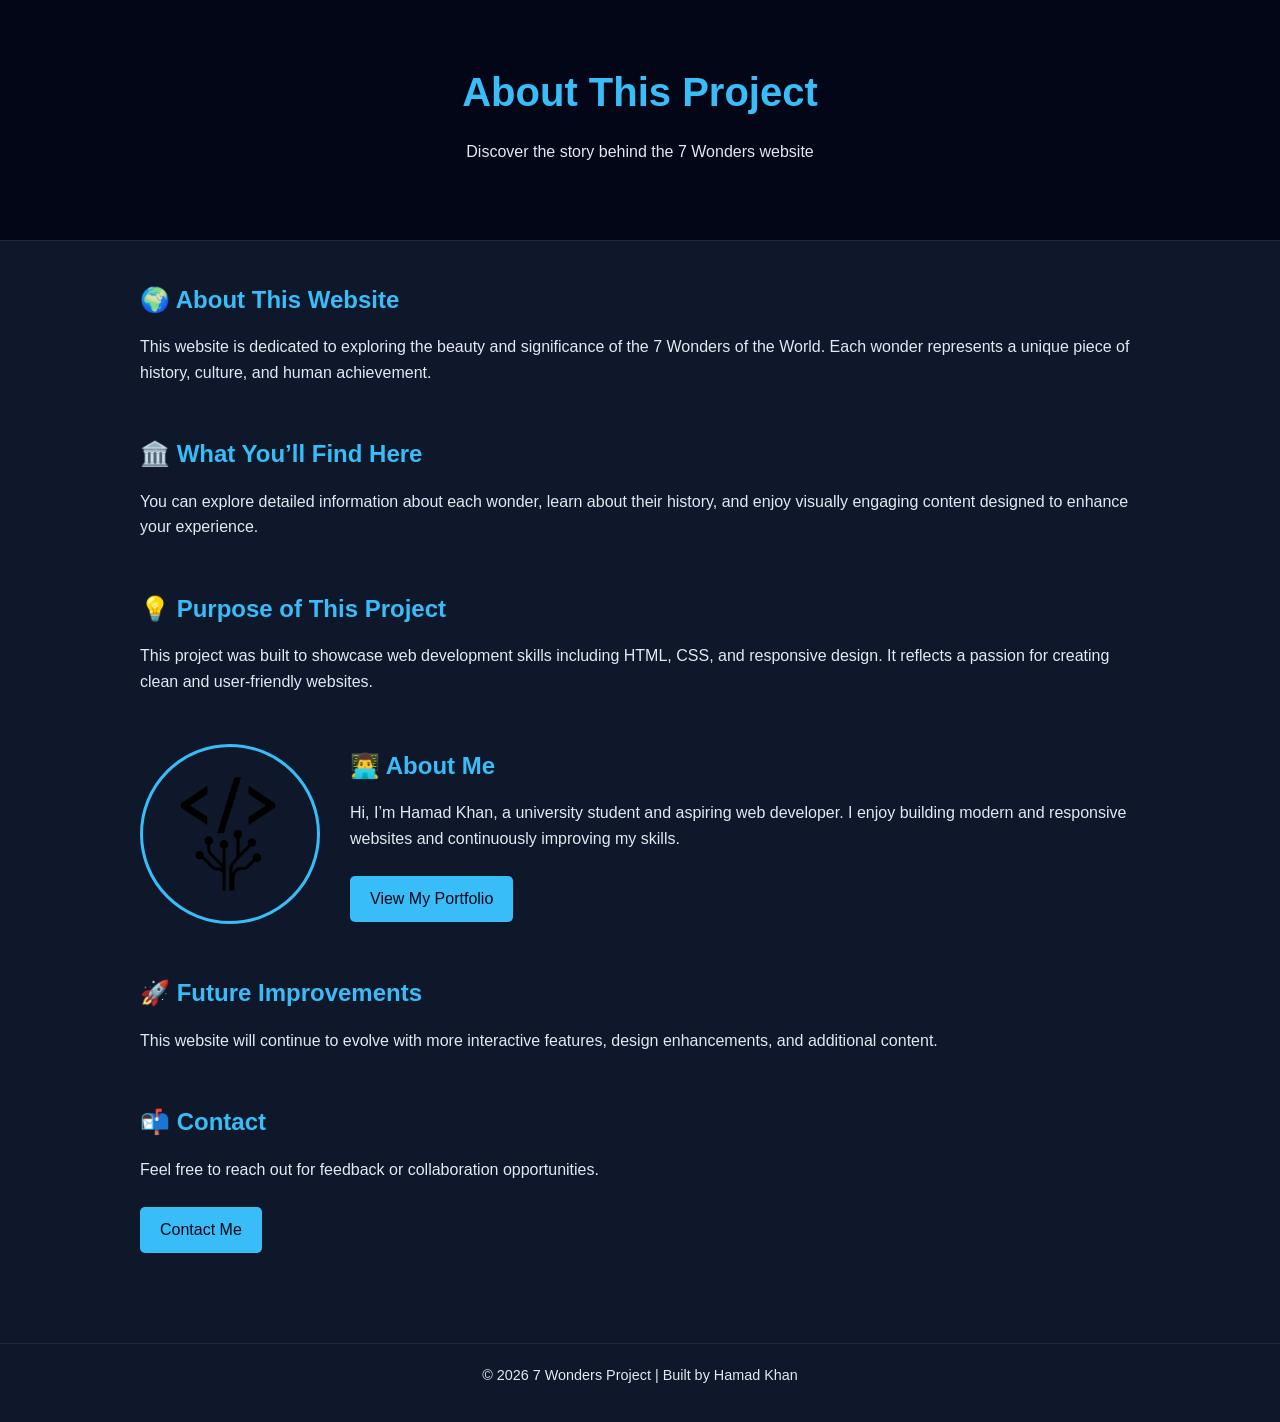
<file: about.html>
<!DOCTYPE html>
<html lang="en">
<head>
    <meta charset="UTF-8">
    <meta name="viewport" content="width=device-width, initial-scale=1.0">
    <link rel="stylesheet" href="about_style.css">
    <title>About - 7 Wonders</title>
</head>

<body>

    <section class="hero">
        <h1>About This Project</h1>
        <p>Discover the story behind the 7 Wonders website</p>
    </section>

    <div class="container">
        <section class="section">
            <h2>🌍 About This Website</h2>
            <p>
                This website is dedicated to exploring the beauty and significance of the 7 Wonders of the World.
                Each wonder represents a unique piece of history, culture, and human achievement.
            </p>
        </section>

        <section class="section">
            <h2>🏛️ What You’ll Find Here</h2>
            <p>
                You can explore detailed information about each wonder, learn about their history,
                and enjoy visually engaging content designed to enhance your experience.
            </p>
        </section>

        <section class="section">
            <h2>💡 Purpose of This Project</h2>
            <p>
                This project was built to showcase web development skills including HTML, CSS,
                and responsive design. It reflects a passion for creating clean and user-friendly websites.
            </p>
        </section>

        <section class="section about-me">
            
            <img src="Images/about_logo.png" alt="Your Image">

            <div class="about-me-text">
                <h2>👨‍💻 About Me</h2>
                <p>
                    Hi, I’m Hamad Khan, a university student and aspiring web developer.
                    I enjoy building modern and responsive websites and continuously improving my skills.
                </p>
                <a href="https://mhk61366-svg.github.io/Portfolio-Website/" class="btn">View My Portfolio</a>
            </div>
        </section>

        <section class="section">
            <h2>🚀 Future Improvements</h2>
            <p>
                This website will continue to evolve with more interactive features, design enhancements,
                and additional content.
            </p>
        </section>


        <section class="section">
            <h2>📬 Contact</h2>
            <p>
                Feel free to reach out for feedback or collaboration opportunities.
            </p>

            <a href="index.html#contact-section" class="btn">Contact Me</a>
        </section>

    </div>

    <footer>
        <p>© 2026 7 Wonders Project | Built by Hamad Khan</p>
    </footer>

</body>
</html>
</file>
<file: style.css>
/* ============================================
   BASE
   ============================================ */
   html{
    font-size: 62.5%;
    scroll-behavior: smooth;
}
*{
    padding: 0;
    margin: 0;
    box-sizing: border-box;
}
body{
    background-color: #F4F1EC;
    font-family: 'Inter', system-ui, -apple-system, sans-serif;
    /* subtle stone-grain texture, no images used */
    background-image: radial-gradient(circle at 1px 1px, rgba(31,41,51,0.045) 1px, transparent 0);
    background-size: 24px 24px;
}
.Container{
    width: 100%;
    overflow-x: hidden;
}

h1, h2, h3{
    font-family: 'Cormorant Garamond', serif;
    font-weight: 600;
    line-height: 1.15;
    letter-spacing: -0.5px;
    color: #1F2933;
}
h4{
    font-family: 'Cormorant Garamond', serif;
    font-weight: 700;
    line-height: 1.2;
    letter-spacing: 0;
    color: #1F2933;
}
h1{
    font-size: 6rem;
}
h2{
    font-size: 4.4rem;
}
h3{
    font-size: 2.6rem;
    font-weight: 500;
}
h4{
    font-size: 2.3rem;
}
p{
    font-weight: 400;
    line-height: 1.6;
    font-size: 1.7rem;
    color: #48545D;
}
a{
    font-weight: 500;
    text-decoration: none;
    line-height: 1.5;
    font-size: 1.5rem;
    display: inline-block;
    color: #1E40AF;
    transition: color 0.2s ease;
}
ul{
    list-style: none;
    color: #1F2933;
}

/* ============================================
   NAV
   ============================================ */
.logo{
    width: 11rem;
    height: auto;
    transition: transform 0.3s ease;
}
.logo:hover{
    transform: scale(1.05);
}
nav{
    background-color: rgba(250, 250, 248, 0.98);
    border-bottom: 1px solid #E5E7EB;
    position: sticky;
    top: 0;
    z-index: 1000;
    transition: box-shadow 0.3s ease, background-color 0.3s ease;
}
nav.is-scrolled{
    box-shadow: 0 8px 24px rgba(31, 41, 51, 0.08);
    backdrop-filter: blur(10px);
}
.nav-menu{
    margin: 0 3rem;
    padding: 1.2rem 0;
    display: flex;
    justify-content: space-between;
    align-items: center;
}
.menu-part1{
    display: flex;
    gap: 1.5rem;
    align-items: center;
}
.dropdown{
    position: relative;
}
.dropdown-menu{
    position: absolute;
    left: 0;
    top: 100%;
    background-color: #FFFFFF;
    visibility: hidden;
    padding: 0.8rem 0;
    min-width: 220px;
    border-radius: 1rem;
    border: 1px solid #EDEBE4;
    box-shadow: 0 20px 40px rgba(31, 41, 51, 0.15);
    opacity: 0;
    transform: translateY(6px);
    transition: all 0.25s ease;
    z-index: 1000;
}
.dropdown:hover .dropdown-menu{
    opacity: 1;
    visibility: visible;
    transform: translateY(12px);
}
.dropdown-menu li a{
    display: block;
    padding: 0.9rem 2rem;
    color: #1F2933;
    font-size: 1.4rem;
    transition: background-color 0.2s ease, color 0.2s ease, padding-left 0.2s ease;
}
.dropdown-menu li a:hover{
    background-color: #FAF7F0;
    color: #B8863C;
    padding-left: 2.6rem;
}

/* ============================================
   HERO
   ============================================ */
.Hero-section{
    position: relative;
    overflow: hidden;
    min-height: 100vh;
    max-width: 200rem;
    background-image: url("landingpage_images/taj mahal bg2.jpg");
    background-position: center 30%;
    background-repeat: no-repeat;
    background-size: 112%;
    display: flex;
    flex-direction: column;
    justify-content: center;
    align-items: center;
    text-align: center;
}
.js-enabled .Hero-section{
    animation: heroZoom 24s ease-in-out infinite alternate;
}
.Hero-section::before{
    content: '';
    position: absolute;
    inset: 0;
    background: linear-gradient(180deg, rgba(15, 20, 26, 0.25) 0%, rgba(15, 20, 26, 0.6) 100%);
    z-index: 1;
}
.Hero-section > *{
    position: relative;
    z-index: 2;
}
.Hero-section h1{
    color: #FDFBF6;
    max-width: 64rem;
    text-shadow: 0 4px 20px rgba(0, 0, 0, 0.45);
    padding: 0 2rem;
}
.Hero-section h3{
    color: #E7E2D5;
    margin-top: 1.6rem;
    max-width: 52rem;
    text-shadow: 0 2px 12px rgba(0, 0, 0, 0.4);
    padding: 0 2rem;
}
@keyframes heroZoom{
    from{ background-size: 112%; }
    to{ background-size: 128%; }
}

/* ============================================
   FEATURE / WONDER CARDS
   ============================================ */
.Feature-section{
    margin: 12rem 0.3rem;
}
.feature-heading{
    text-align: center;
    margin-bottom: 6rem;
    position: relative;
}
.feature-heading::after{
    content: '';
    display: block;
    width: 6rem;
    height: 2px;
    background: #C9A24D;
    margin: 1.6rem auto 0;
}
.js-enabled .feature-heading{
    opacity: 0;
    transform: translateY(20px);
    transition: opacity 0.6s ease, transform 0.6s ease;
}
.js-enabled .feature-heading.is-visible{
    opacity: 1;
    transform: translateY(0);
}

.grid-container{
    display: grid;
    grid-template-columns: repeat(auto-fit, minmax(260px, 1fr));
    gap: 3rem;
    max-width: 132rem;
    margin: 0 auto;
    padding: 0 3rem;
}

.Wonder-card{
    position: relative;
    background-color: #FFFFFF;
    margin: 0;
    width: auto;
    display: flex;
    flex-direction: column;
    text-align: center;
    border-radius: 1.6rem;
    border: 1px solid rgba(95, 124, 120, 0.3);
    box-shadow: 0 4px 18px rgba(31, 41, 51, 0.06);
    overflow: hidden;
    transition: transform 0.4s cubic-bezier(.2,.7,.3,1), box-shadow 0.4s ease, border-color 0.4s ease;
}
.js-enabled .Wonder-card{
    opacity: 0;
    transform: translateY(24px);
    transition: transform 0.5s cubic-bezier(.2,.7,.3,1), box-shadow 0.5s ease, border-color 0.4s ease, opacity 0.6s ease;
}
.js-enabled .Wonder-card.is-visible{
    opacity: 1;
    transform: translateY(0);
}
.Wonder-card:hover, .Wonder-card:focus-within{
    transform: translateY(-10px) scale(1.015);
    box-shadow: 0 24px 48px rgba(31, 41, 51, 0.18);
    border-color: #C9A24D;
}
.card-image-wrap{
    position: relative;
    width: 100%;
    aspect-ratio: 4 / 3;
    overflow: hidden;
}
.card-image{
    margin: 0;
    width: 100%;
    max-width: none;
    height: 100%;
    object-fit: cover;
    display: block;
    transition: transform 0.6s ease;
}
.Wonder-card:hover .card-image{
    transform: scale(1.08);
}
.card-numeral{
    position: absolute;
    top: 1.2rem;
    left: 1.2rem;
    width: 3.8rem;
    height: 3.8rem;
    display: flex;
    align-items: center;
    justify-content: center;
    background: rgba(17, 22, 26, 0.72);
    border: 1px solid rgba(201, 162, 77, 0.7);
    border-radius: 50%;
    color: #E8C976;
    font-family: 'Cinzel', serif;
    font-size: 1.5rem;
    letter-spacing: 0.5px;
    z-index: 2;
    text-shadow: 0 1px 2px rgba(0, 0, 0, 0.5);
}
.card-body{
    padding: 2.2rem 2rem 2.4rem;
    display: flex;
    flex-direction: column;
    align-items: center;
    gap: 1rem;
    flex: 1;
}
.card-body h4{
    font-size: 2.2rem;
}
.card-body p{
    font-size: 1.5rem;
}
.card-body a{
    margin-top: auto;
    padding-top: 0.6rem;
    color: #1E40AF;
    font-weight: 600;
}
.card-body a::after{
    content: '→';
    margin-left: 0.5rem;
    display: inline-block;
    transition: margin-left 0.2s ease;
}
.card-body a:hover::after{
    margin-left: 1rem;
}

.traverse-card{
    background: linear-gradient(160deg, #1F2933 0%, #2C3A45 100%);
    color: #F4F1EC;
    justify-content: center;
    align-items: center;
    padding: 2.4rem 2rem;
    border: 1px dashed rgba(201, 162, 77, 0.5);
    gap: 1.2rem;
}
.traverse-card .traverse-icon{
    width: 5rem;
    height: 5rem;
    border-radius: 50%;
    border: 1px solid #C9A24D;
    display: flex;
    align-items: center;
    justify-content: center;
    font-size: 2.8rem;
    color: #C9A24D;
    font-family: 'Cinzel', serif;
}
.traverse-card h4{
    color: #F4F1EC;
}
.traverse-card p{
    color: #C7CDD1;
}
.traverse-card a{
    color: #E8C976;
    font-weight: 600;
}
.traverse-card:hover{
    border-color: #C9A24D;
    box-shadow: 0 24px 48px rgba(0, 0, 0, 0.35);
}

/* ============================================
   CTA
   ============================================ */
.CTA-section{
    margin: 10rem 3rem;
}
.CTA-card{
    display: flex;
    justify-content: space-between;
    align-items: center;
    gap: 6rem;
    padding: 6rem;
    background-color: #CFE3DF;
    border-radius: 2rem;
    max-width: 132rem;
    margin: 0 auto;
    position: relative;
    overflow: hidden;
}
.js-enabled .CTA-card{
    opacity: 0;
    transform: translateY(30px);
    transition: opacity 0.7s ease, transform 0.7s ease;
}
.js-enabled .CTA-card.is-visible{
    opacity: 1;
    transform: translateY(0);
}
.CTA-card::before{
    content: '';
    position: absolute;
    inset: 0;
    background: radial-gradient(circle at 85% 15%, rgba(201, 162, 77, 0.18), transparent 60%);
    pointer-events: none;
}
.cta-img{
    width: 100%;
    max-width: 460px;
    height: auto;
    border-radius: 1.6rem;
    box-shadow: 0 20px 40px rgba(31, 41, 51, 0.15);
    position: relative;
    z-index: 1;
}
.CTA-subcard{
    display: flex;
    flex-direction: column;
    justify-content: center;
    align-items: center;
    gap: 1.6rem;
    text-align: center;
    position: relative;
    z-index: 1;
}

/* ============================================
   FOOTER
   ============================================ */
.contact-detail{
    margin: 2.5rem 0;
    display: flex;
    justify-content: center;
    align-items: center;
    gap: 2.5rem;
}
footer{
    text-align: center;
    padding-top: 6rem;
    margin-top: 8rem;
    padding-bottom: 3rem;
    background-color: #1F2933;
    border-top: 3px solid #C9A24D;
}
footer h2{
    color: white;
}
footer a{
    display: inline-flex;
}
footer a:hover{
    color: #C9A24D;
}
.social-icon{
    width: 44px;
    height: auto;
    transition: transform 0.25s ease, filter 0.25s ease;
}
.social-icon:hover{
    transform: translateY(-6px) scale(1.08);
    filter: drop-shadow(0 6px 12px rgba(201, 162, 77, 0.5));
}

/* ============================================
   BUTTONS
   ============================================ */
.btn{
    font-size: 1.5rem;
    font-weight: 600;
    padding: 1.1rem 2.2rem;
    border-radius: 999px;
}
.btn-primary:link, .btn-primary:visited{
    background-color: #1E40AF;
    color: white;
    border: 2px solid #1E40AF;
    transition: background-color 0.25s ease, transform 0.15s ease, box-shadow 0.25s ease;
}
.btn-primary:hover, .btn-primary:active{
    background-color: #162E8A;
    color: white;
    border: 2px solid #162E8A;
    transform: scale(1.05);
    box-shadow: 0 10px 24px rgba(30, 64, 175, 0.35);
}
.btn-secondry:link, .btn-secondry:visited{
    background-color: white;
    color: #1E40AF;
    border: 2px solid #162E8A;
    transition: transform 0.15s ease;
}
.btn-secondry:hover, .btn-secondry:active{
    background-color: white;
    color: #162E8A;
    border: 2px solid #162E8A;
    transform: scale(1.05);
}
.btn-primary:focus-visible{
    outline: 3px solid #C9A24D;
    outline-offset: 2px;
}

/* ============================================
   REDUCED MOTION
   ============================================ */
@media (prefers-reduced-motion: reduce){
    html{ scroll-behavior: auto; }
    .Hero-section{ animation: none; }
    .Wonder-card, .card-image, .logo, .social-icon, .feature-heading, .CTA-card{
        transition: none;
    }
    .js-enabled .Wonder-card,
    .js-enabled .feature-heading,
    .js-enabled .CTA-card{
        opacity: 1;
        transform: none;
    }
}

/* ============================================
   RESPONSIVE
   ============================================ */
@media(max-width: 62.5rem){
    html{
        font-size: 50%;
    }
    .Hero-section::before{
        background: linear-gradient(180deg, rgba(15, 20, 26, 0.35) 0%, rgba(15, 20, 26, 0.68) 100%);
    }
}
@media(max-width: 48rem){
    html{
        font-size: 37.5%;
    }
    .Container{
        width: 100%;
        margin: 0 auto;
    }
    .Hero-section{
        background-image: url("landingpage_images/special-hero.jpg");
        background-size: cover;
        position: relative;
        min-height: 100vh;
        display: flex;
        align-items: center;
        justify-content: center;
        text-align: center;
        padding: 1.5rem;
    }
    .js-enabled .Hero-section{
        animation: none;
    }
    .Feature-section{
        margin: 8rem 0;
    }
    .grid-container{
        gap: 2rem;
        padding: 0 2rem;
    }
    .CTA-card{
        flex-direction: column-reverse;
        text-align: center;
        padding: 4rem 3rem;
    }
    .social-icon{
        width: 34px;
        height: auto;
    }
}
@media(max-width: 38rem){
    html{
        font-size: 28%;
    }
    h3{
        font-size: 2.2rem;
    }
    .Hero-section{
        text-align: center;
    }
    .Feature-section{
        margin: 6rem 0;
    }
    .CTA-section{
        margin: 8rem 1.5rem;
    }
    .btn{
        padding: 0.9rem 1.8rem;
        border-radius: 6px;
    }
    .social-icon{
        width: 28px;
        height: auto;
    }
}
</file>
<file: wonders_style.css>
/* BASE */
html{
    font-size: 62.5%;
    scroll-behavior: smooth;
}
*{
    margin: 0;
    padding: 0;
    box-sizing: border-box;
}
body{
    background-color: #F4F1EC;
    font-family: 'Inter', system-ui, -apple-system, sans-serif;
    /* subtle stone-grain texture, matches the landing page */
    background-image: radial-gradient(circle at 1px 1px, rgba(31, 41, 51, 0.045) 1px, transparent 0);
    background-size: 24px 24px;
}
.Container{
    width: 100%;
    margin: 0 auto;
    overflow-x: hidden;
}
h1, h2, h3, h4{
    font-family: 'Cormorant Garamond', serif;
    font-weight: 700;
    line-height: 1.2;
    letter-spacing: -1px;
    color: #1F2933;
}
h1{
    font-size: 5.6rem;
}
h2{
    font-size: 3.8rem;
}
h3{
    font-size: 3rem;
}
h4{
    font-size: 2.4rem;
}
p{
    font-weight: 400;
    line-height: 1.75;
    font-size: 1.7rem;
    color: #48545D;
    max-width: 68ch;
}
a{
    font-weight: 500;
    text-decoration: none;
    line-height: 1.5;
    font-size: 1.5rem;
    display: inline-block;
    color: #1E40AF;
    transition: color 0.2s ease;
}
ul{
    list-style: none;
}

/*  SCROLL PROGRESS BAR */
#scroll-progress{
    position: fixed;
    top: 0;
    left: 0;
    height: 3px;
    width: 0%;
    background: #C9A24D;
    z-index: 2000;
    transition: width 0.1s linear;
}

/* NAV */
.logo{
    width: 11rem;
    height: auto;
    transition: transform 0.3s ease;
}
.logo:hover{
    transform: scale(1.05);
}
nav{
    background-color: rgba(250, 250, 248, 0.98);
    border-bottom: 1px solid #E5E7EB;
    position: sticky;
    top: 0;
    z-index: 1000;
    padding: 1.2rem 0;
    transition: box-shadow 0.3s ease, background-color 0.3s ease;
}
nav.is-scrolled{
    box-shadow: 0 8px 24px rgba(31, 41, 51, 0.08);
    backdrop-filter: blur(10px);
}
.nav-menu{
    display: flex;
    justify-content: space-between;
    align-items: center;
    margin: 0 3rem;
}
.nav-part1{
    display: flex;
    justify-content: center;
    align-items: center;
    gap: 2rem;
}

/* HERO */
.Hero-section{
    display: flex;
    flex-direction: column;
    gap: 3rem;
    justify-content: center;
    align-items: center;
    background-color: #e7dfcf;
    padding: 6rem 2rem;
    text-align: center;
}
.Hero-section h1{
    text-shadow: none;
    max-width: 70rem;
    position: relative;
    padding-bottom: 1.8rem;
}
.Hero-section h1::after{
    content: '';
    display: block;
    width: 6rem;
    height: 2px;
    background: #C9A24D;
    position: absolute;
    left: 50%;
    bottom: 0;
    transform: translateX(-50%);
}
.Hero-flexcard{
    display: flex;
    flex-direction: row-reverse;
    justify-content: center;
    gap: 3rem;
    align-items: center;
}
.Hero-section-img{
    width: 32rem;
    height: 24rem;
    object-fit: cover;
    border-radius: 1.2rem;
    box-shadow: 0 12px 30px rgba(31, 41, 51, 0.15);
    border: 1px solid rgba(201, 162, 77, 0.35);
    transition: transform 0.5s ease, box-shadow 0.5s ease;
}
.Hero-flexcard:first-of-type .Hero-section-img:nth-child(1){ transform: rotate(-2deg); }
.Hero-flexcard:first-of-type .Hero-section-img:nth-child(2){ transform: rotate(2deg) translateY(1.2rem); }
.Hero-flexcard:last-of-type .Hero-section-img:nth-child(1){ transform: rotate(2deg) translateY(1.2rem); }
.Hero-flexcard:last-of-type .Hero-section-img:nth-child(2){ transform: rotate(-2deg); }
.Hero-section-img:hover{
    transform: scale(1.06) rotate(0deg) !important;
    box-shadow: 0 20px 40px rgba(31, 41, 51, 0.25);
    z-index: 2;
    position: relative;
}

/*  BLOG SECTION */
.Blog-section{
    margin: 8rem 0;
    text-indent: 2rem;
    max-width: 120rem;
    padding: 0 3rem;
    margin-left: auto;
    margin-right: auto;
}
.Blog-card{
    display: flex;
    flex-direction: column;
    align-items: center;
    margin: 10rem 0;
    position: relative;
    scroll-margin-top: 10rem;
}
.Blog-card:first-child{
    margin-top: 4rem;
}
.Blog-card:not(:last-child)::after{
    content: '';
    display: block;
    width: 8rem;
    height: 1px;
    background: rgba(201, 162, 77, 0.4);
    margin-top: 10rem;
}
.js-enabled .Blog-card{
    opacity: 0;
    transform: translateY(28px);
    transition: opacity 0.7s ease, transform 0.7s ease;
}
.js-enabled .Blog-card.is-visible{
    opacity: 1;
    transform: translateY(0);
}

.blog-numeral{
    font-family: 'Cinzel', serif;
    font-size: 1.4rem;
    letter-spacing: 2px;
    color: #B8863C;
    background: rgba(201, 162, 77, 0.12);
    border: 1px solid rgba(201, 162, 77, 0.5);
    padding: 0.6rem 1.6rem;
    border-radius: 999px;
    margin-bottom: 1.8rem;
    display: inline-block;
}

.Blog-card h2{
    text-align: center;
    max-width: 80rem;
    position: relative;
    padding-bottom: 1.8rem;
    margin-bottom: 3.4rem;
    text-indent: 0;
}
.Blog-card h2::after{
    content: '';
    display: block;
    width: 5rem;
    height: 2px;
    background: #C9A24D;
    margin: 1.8rem auto 0;
}

.Blog-card-img{
    max-width: 480px;
    width: 100%;
    height: auto;
    aspect-ratio: 4 / 3;
    object-fit: cover;
    border-radius: 1.6rem;
    box-shadow: 0 16px 36px rgba(31, 41, 51, 0.15);
    border: 1px solid rgba(95, 124, 120, 0.25);
    margin: 0;
    flex-shrink: 0;
    transition: transform 0.5s ease, box-shadow 0.5s ease;
}
.Blog-card:hover .Blog-card-img{
    transform: translateY(-4px);
    box-shadow: 0 24px 48px rgba(31, 41, 51, 0.22);
}

.Blog-sub-card{
    display: flex;
    justify-content: space-between;
    align-items: flex-start;
    gap: 3.5rem;
    width: 100%;
}
/* alternate image side per section for editorial rhythm - CSS only, no markup change */
.Blog-card:nth-of-type(even) .Blog-sub-card{
    flex-direction: row-reverse;
}
.Blog-sub-card p:first-of-type::first-letter{
    font-family: 'Cormorant Garamond', serif;
    font-size: 5.4rem;
    font-weight: 700;
    color: #C9A24D;
    float: left;
    line-height: 0.75;
    padding-right: 0.8rem;
    padding-top: 0.8rem;
}
.Blog-card > p{
    margin-top: 2.6rem;
    text-indent: 2rem;
}

/*  BACK TO TOP */
#back-to-top{
    position: fixed;
    bottom: 3rem;
    right: 3rem;
    width: 5rem;
    height: 5rem;
    border-radius: 50%;
    background: #1F2933;
    color: #C9A24D;
    border: 1px solid rgba(201, 162, 77, 0.5);
    font-size: 2rem;
    line-height: 1;
    cursor: pointer;
    opacity: 0;
    visibility: hidden;
    transform: translateY(10px);
    transition: opacity 0.3s ease, transform 0.3s ease, visibility 0.3s ease, background-color 0.2s ease, color 0.2s ease;
    z-index: 900;
}
#back-to-top.is-visible{
    opacity: 1;
    visibility: visible;
    transform: translateY(0);
}
#back-to-top:hover{
    background: #C9A24D;
    color: #1F2933;
}

/* FOOTER */
footer{
    text-align: center;
    padding-top: 6rem;
    margin-top: 6rem;
    padding-bottom: 3rem;
    background-color: #1F2933;
    border-top: 3px solid #C9A24D;
}
.contact-detail{
    margin: 2.5rem 0;
    display: flex;
    justify-content: center;
    align-items: center;
    gap: 2.5rem;
}
footer h2{
    color: white;
}
footer a:hover{
    color: #C9A24D;
}
.social-icon{
    width: 44px;
    height: auto;
    transition: transform 0.25s ease, filter 0.25s ease;
}
.social-icon:hover{
    transform: translateY(-6px) scale(1.08);
    filter: drop-shadow(0 6px 12px rgba(201, 162, 77, 0.5));
}

/* BUTTONS */
.btn{
    font-size: 1.5rem;
    font-weight: 600;
    padding: 1.1rem 2.2rem;
    border-radius: 999px;
}
.btn-primary:link, .btn-primary:visited{
    background-color: #1E40AF;
    color: white;
    border: 2px solid #1E40AF;
    transition: background-color 0.25s ease, transform 0.15s ease, box-shadow 0.25s ease;
}
.btn-primary:hover, .btn-primary:active{
    background-color: #162E8A;
    color: white;
    border: 2px solid #162E8A;
    transform: scale(1.05);
    box-shadow: 0 10px 24px rgba(30, 64, 175, 0.35);
}

/*  REDUCED MOTION */
@media (prefers-reduced-motion: reduce){
    html{ scroll-behavior: auto; }
    .Blog-card, .Hero-section-img, .logo, .social-icon, .Blog-card-img, #back-to-top{
        transition: none;
    }
    .js-enabled .Blog-card{
        opacity: 1;
        transform: none;
    }
}

/* RESPONSIVE */
@media(max-width: 62.5rem){
    html{
        font-size: 56%;
    }
    h2{
        font-size: 3.4rem;
        text-align: center;
    }
    .Blog-card-img{
        margin: 0 0 2rem;
    }
    .Blog-card:nth-of-type(even) .Blog-sub-card,
    .Blog-sub-card{
        flex-direction: column;
    }
    .Hero-section-img{
        width: 22rem;
        height: 17rem;
    }
}

@media(max-width: 48rem) {
    h1, h2, h3, h4{
        line-height: 1.15;
        letter-spacing: -0.8px;
    }
    h1{
        font-size: 3.6rem;
    }
    h2{
        font-size: 3.2rem;
    }
    .Hero-section-img{
        width: 16rem;
        height: 12rem;
    }
    .Blog-card{
        margin: 6rem 0;
    }
    .Blog-card:not(:last-child)::after{
        margin-top: 6rem;
    }
    .social-icon{
        width: 40px;
        height: auto;
    }
    #back-to-top{
        width: 4.4rem;
        height: 4.4rem;
        bottom: 2rem;
        right: 2rem;
    }
}

@media(max-width: 40rem){
    html{
        font-size: 50%;
    }
    .Hero-flexcard{
        gap: 1.2rem;
    }
    .Blog-section{
        margin: 4rem 0;
        padding: 0 2rem;
    }
    .Blog-card-img{
        max-width: 400px;
        margin: 0 0 2rem;
    }
    .btn{
        font-size: 1.2rem;
    }
}

@media(max-width: 30.625rem){
    h1{
        text-align: center;
        font-size: 2.8rem;
    }
    h2{
        font-size: 2.6rem;
    }
    .Hero-flexcard{
        gap: 0.8rem;
    }
    .Hero-section-img{
        width: 12rem;
        height: 9rem;
    }
    .Blog-section{
        margin: 3rem 0;
    }
    .Blog-card-img{
        max-width: 320px;
    }
    .btn{
        font-size: 1rem;
        padding: 0.75rem 1.5rem;
        border-radius: 6px;
    }
    .social-icon{
        width: 25px;
    }
    #back-to-top{
        width: 4rem;
        height: 4rem;
        font-size: 1.6rem;
    }
}
</file>
<file: about_style.css>
* {
    margin: 0;
    padding: 0;
    box-sizing: border-box;
    font-family: Arial, sans-serif;
}

body {
    background: #0f172a;
    color: #e2e8f0;
    line-height: 1.6;
}

.container {
    width: 85%;
    max-width: 1000px;
    margin: auto;
    padding: 40px 0;
}

h1, h2 {
    margin-bottom: 15px;
    color: #38bdf8;
}

p {
    margin-bottom: 15px;
}


.hero {
    text-align: center;
    padding: 60px 20px;
    background: #020617;
    border-bottom: 1px solid #1e293b;
}

.hero h1 {
    font-size: 2.5rem;
}


.section {
    margin-bottom: 50px;
}


.about-me {
    display: flex;
    gap: 30px;
    align-items: center;
    flex-wrap: wrap;
}

.about-me img {
    width: 180px;
    height: 180px;
    border-radius: 50%;
    border: 3px solid #38bdf8;
    object-fit: cover;
}

.about-me-text {
    flex: 1;
}

.btn {
    display: inline-block;
    margin-top: 10px;
    padding: 10px 20px;
    background: #38bdf8;
    color: #020617;
    text-decoration: none;
    border-radius: 5px;
    transition: 0.3s;
}

.btn:hover {
    background: #0ea5e9;
}

footer {
    text-align: center;
    padding: 20px;
    border-top: 1px solid #1e293b;
    font-size: 0.9rem;
}
</file>
